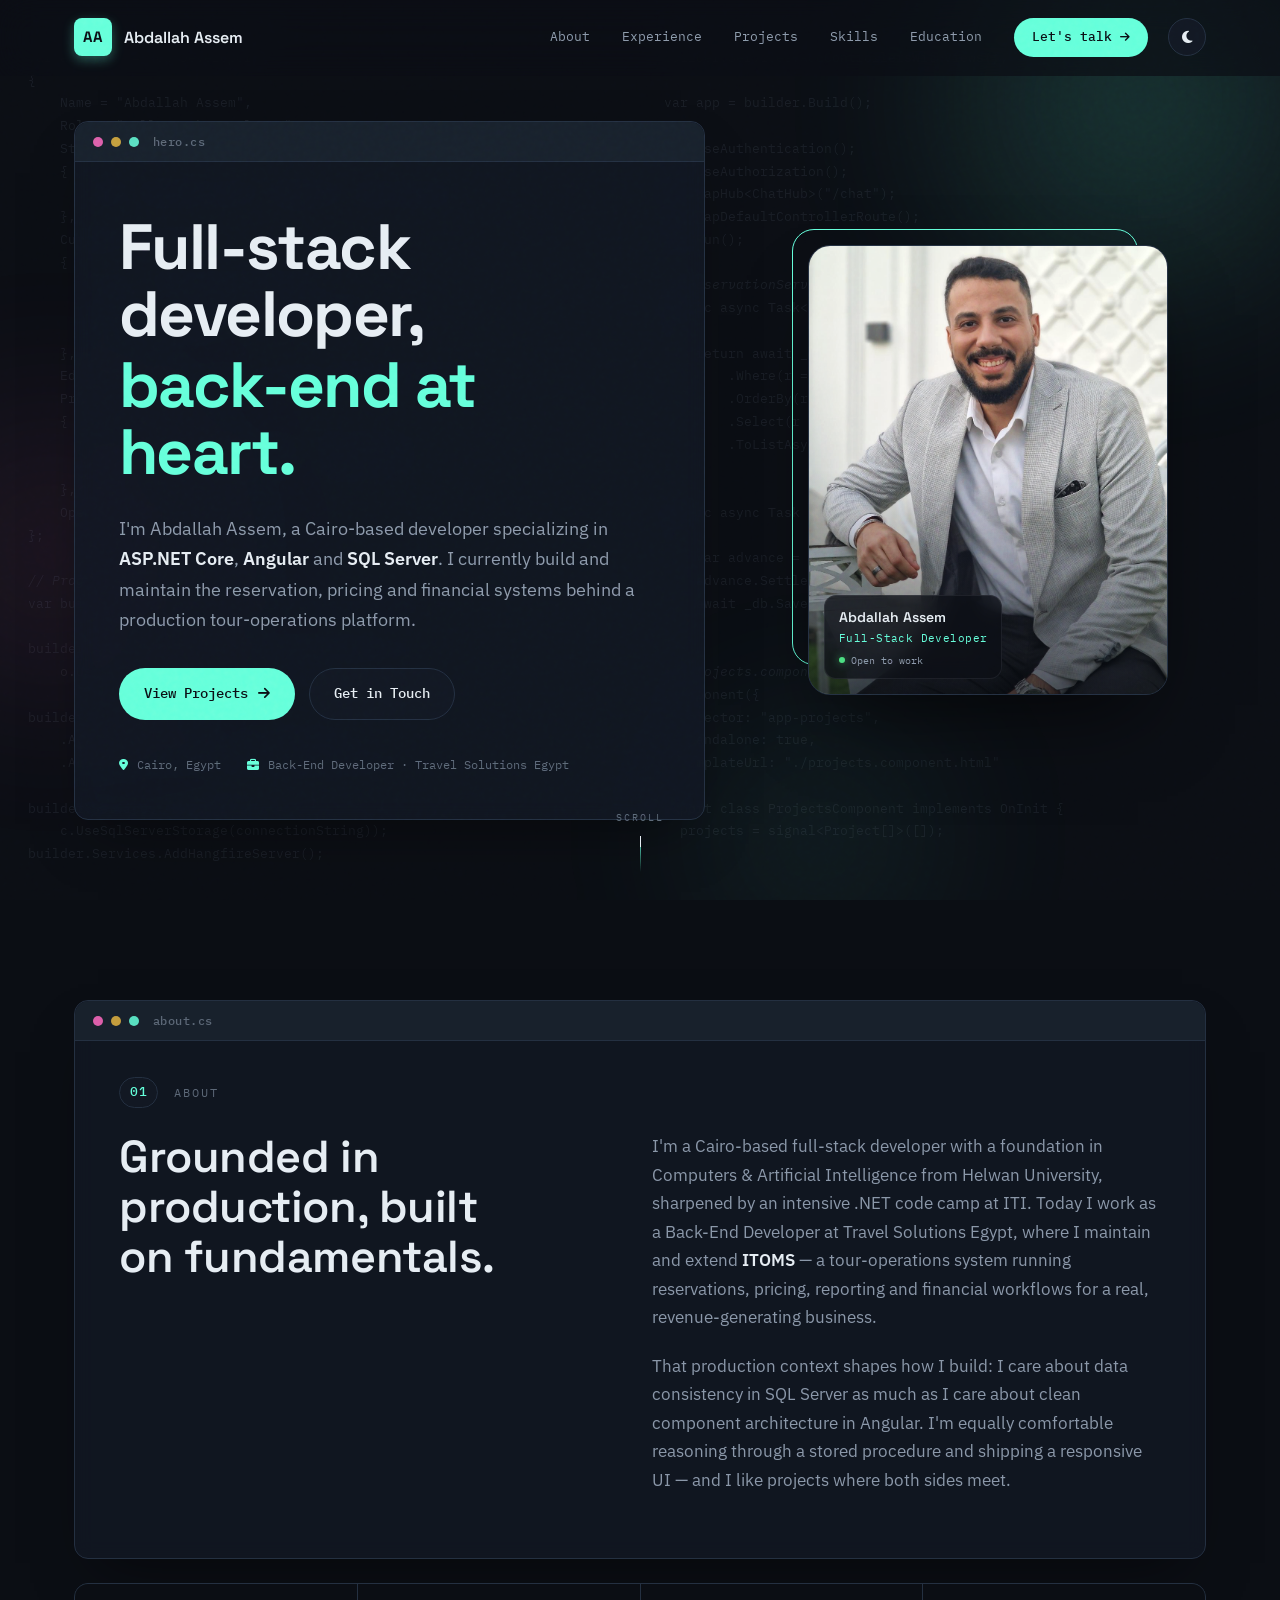
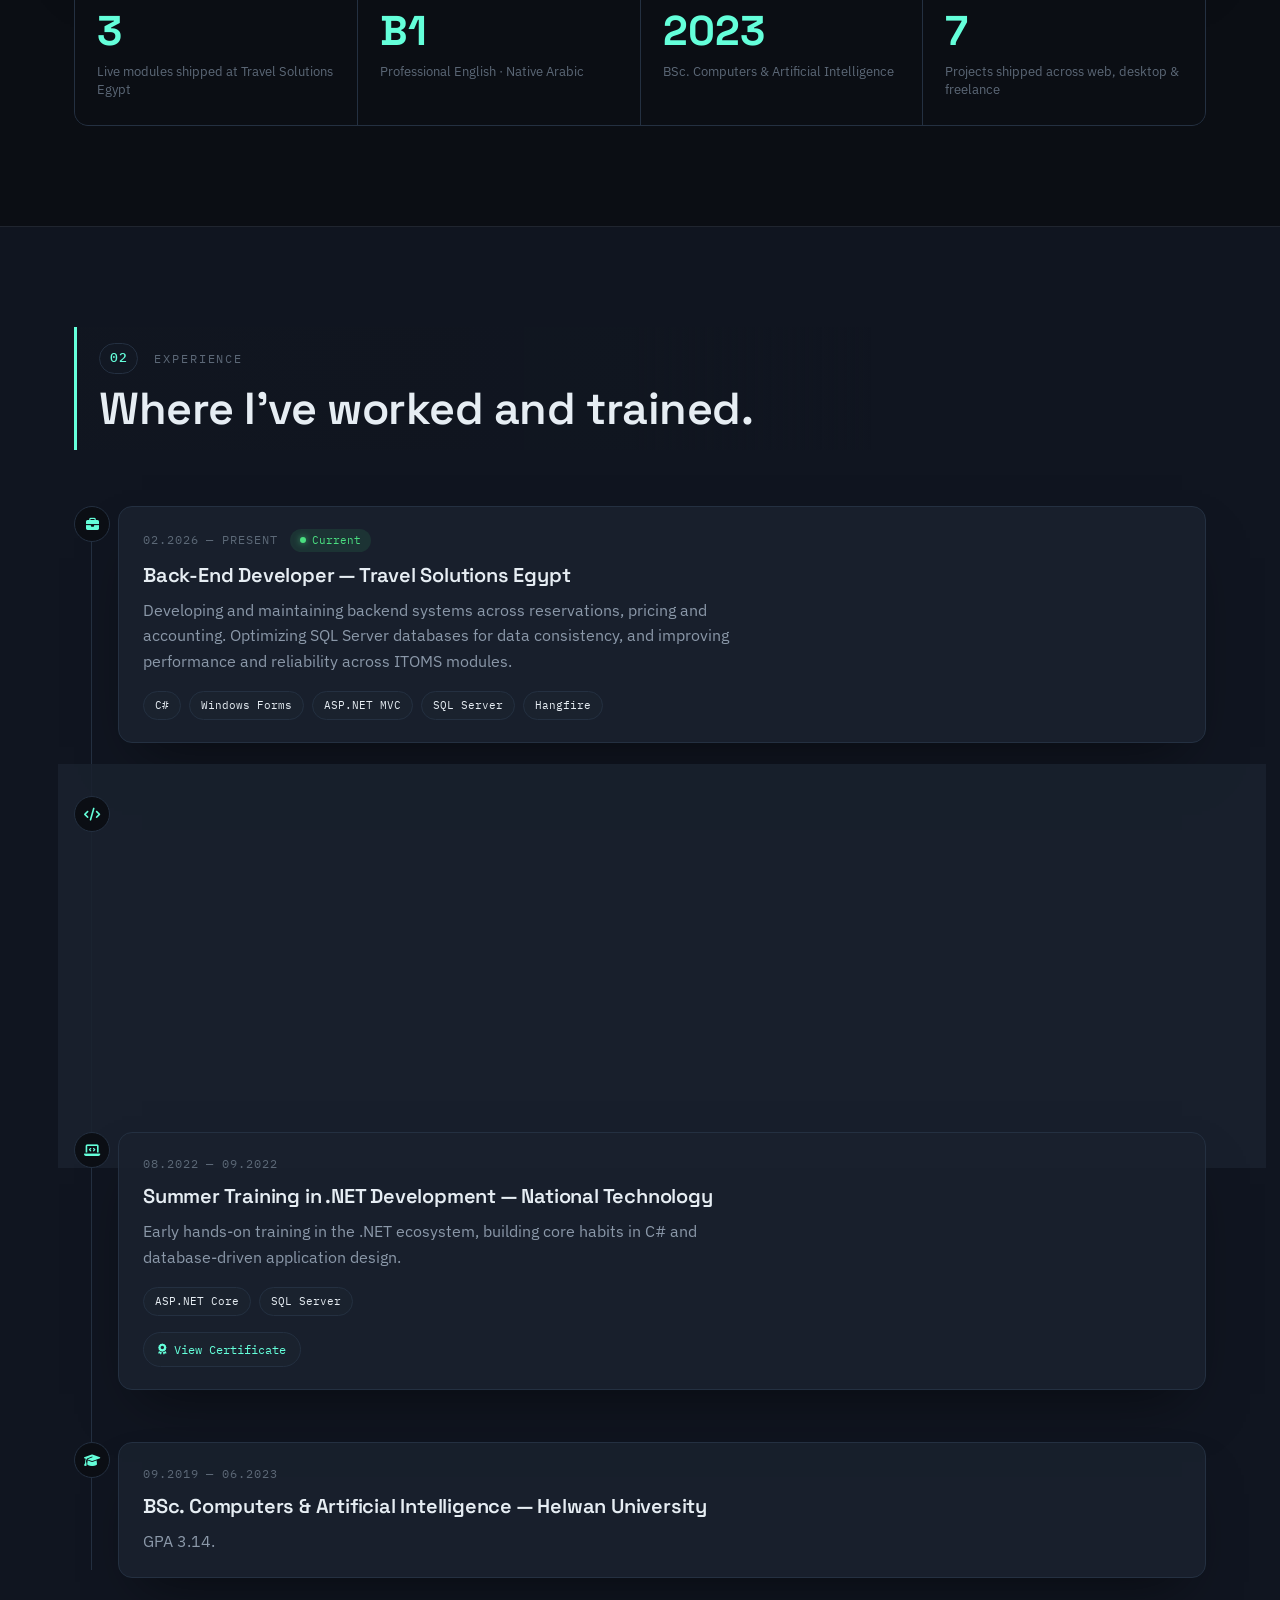
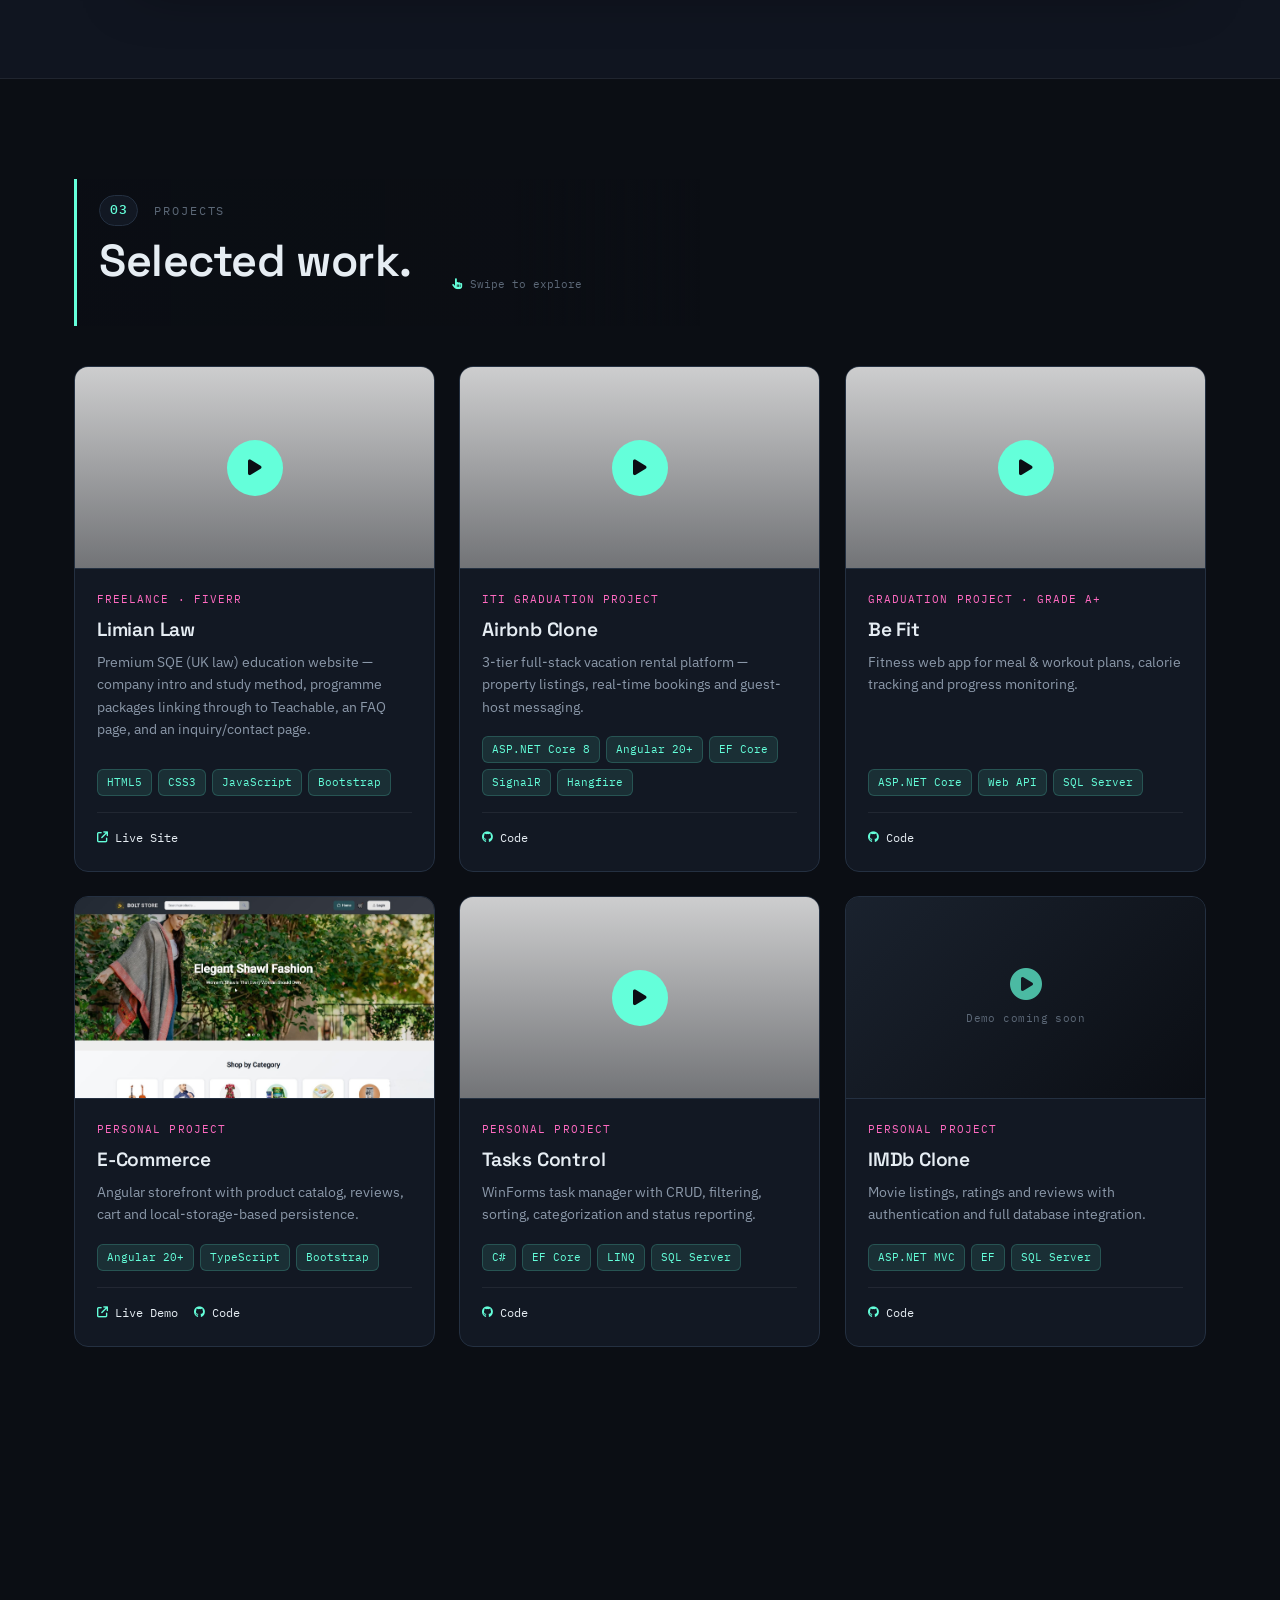
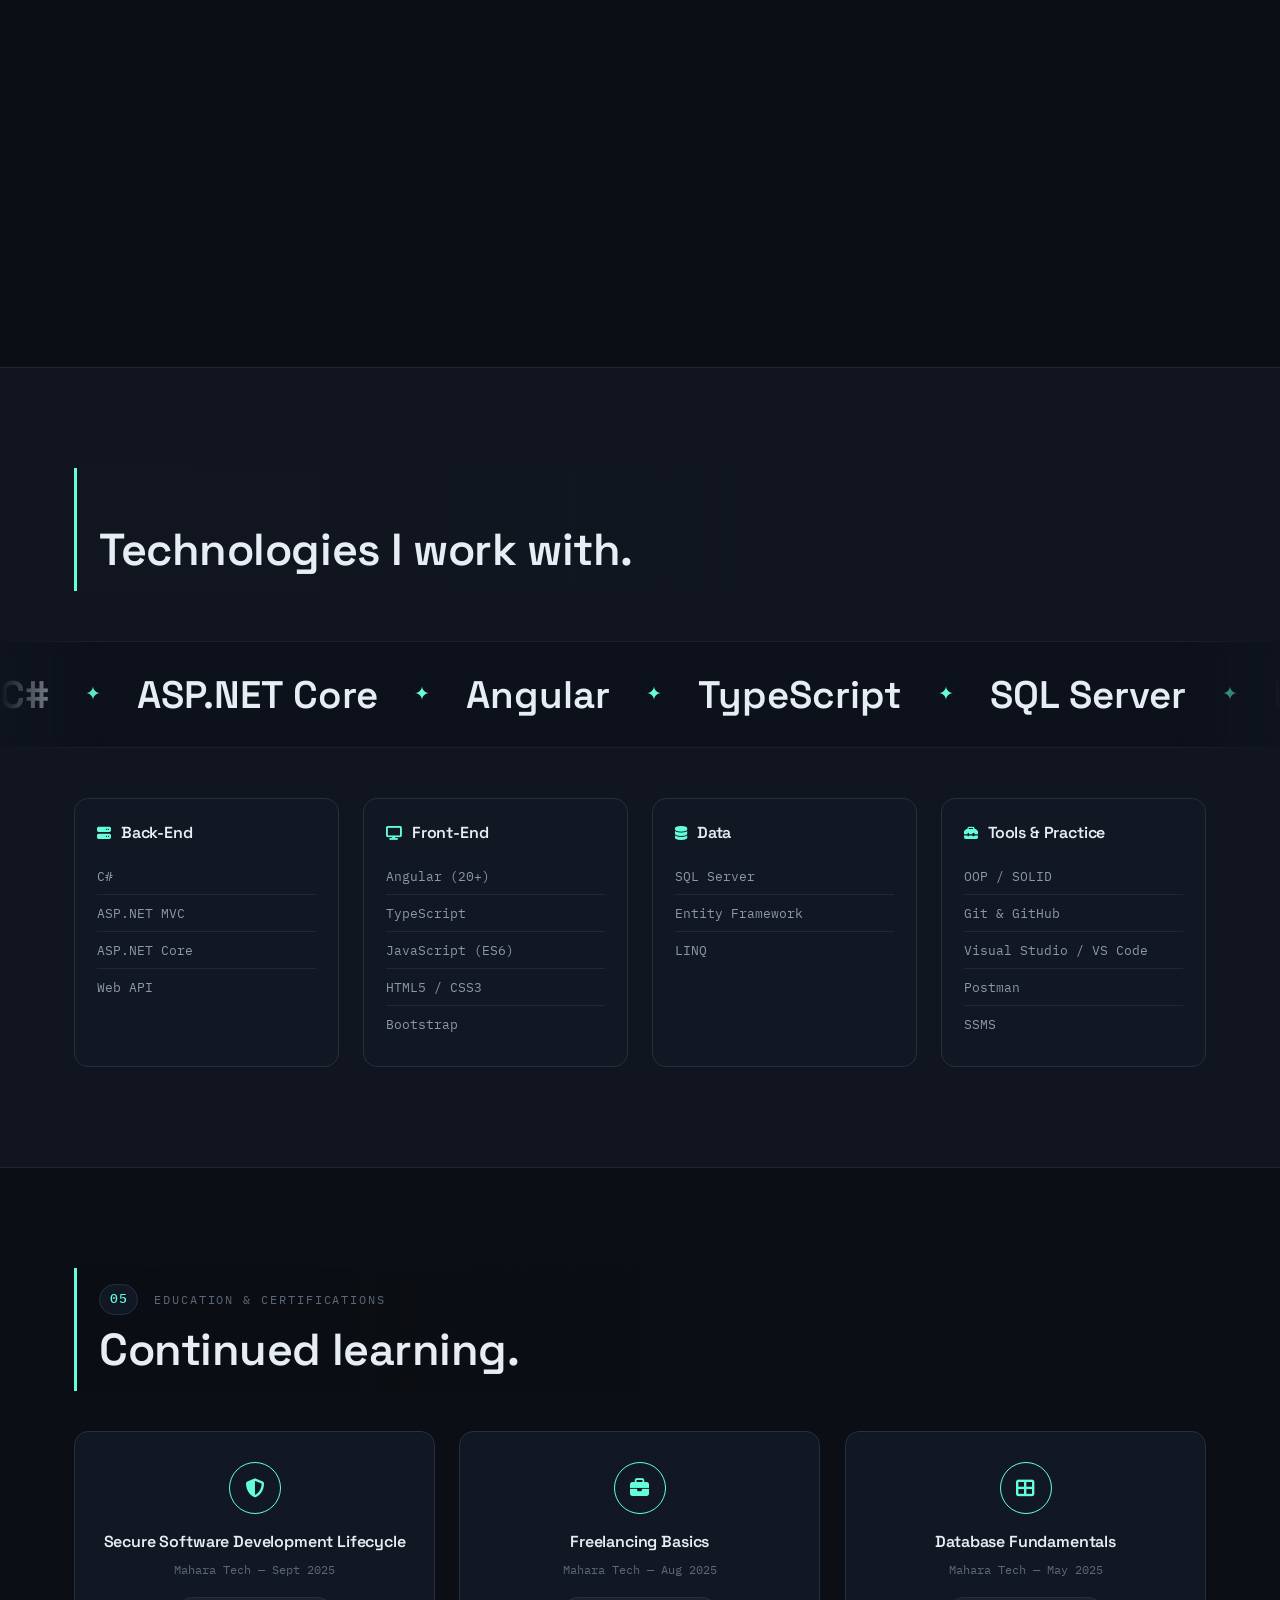
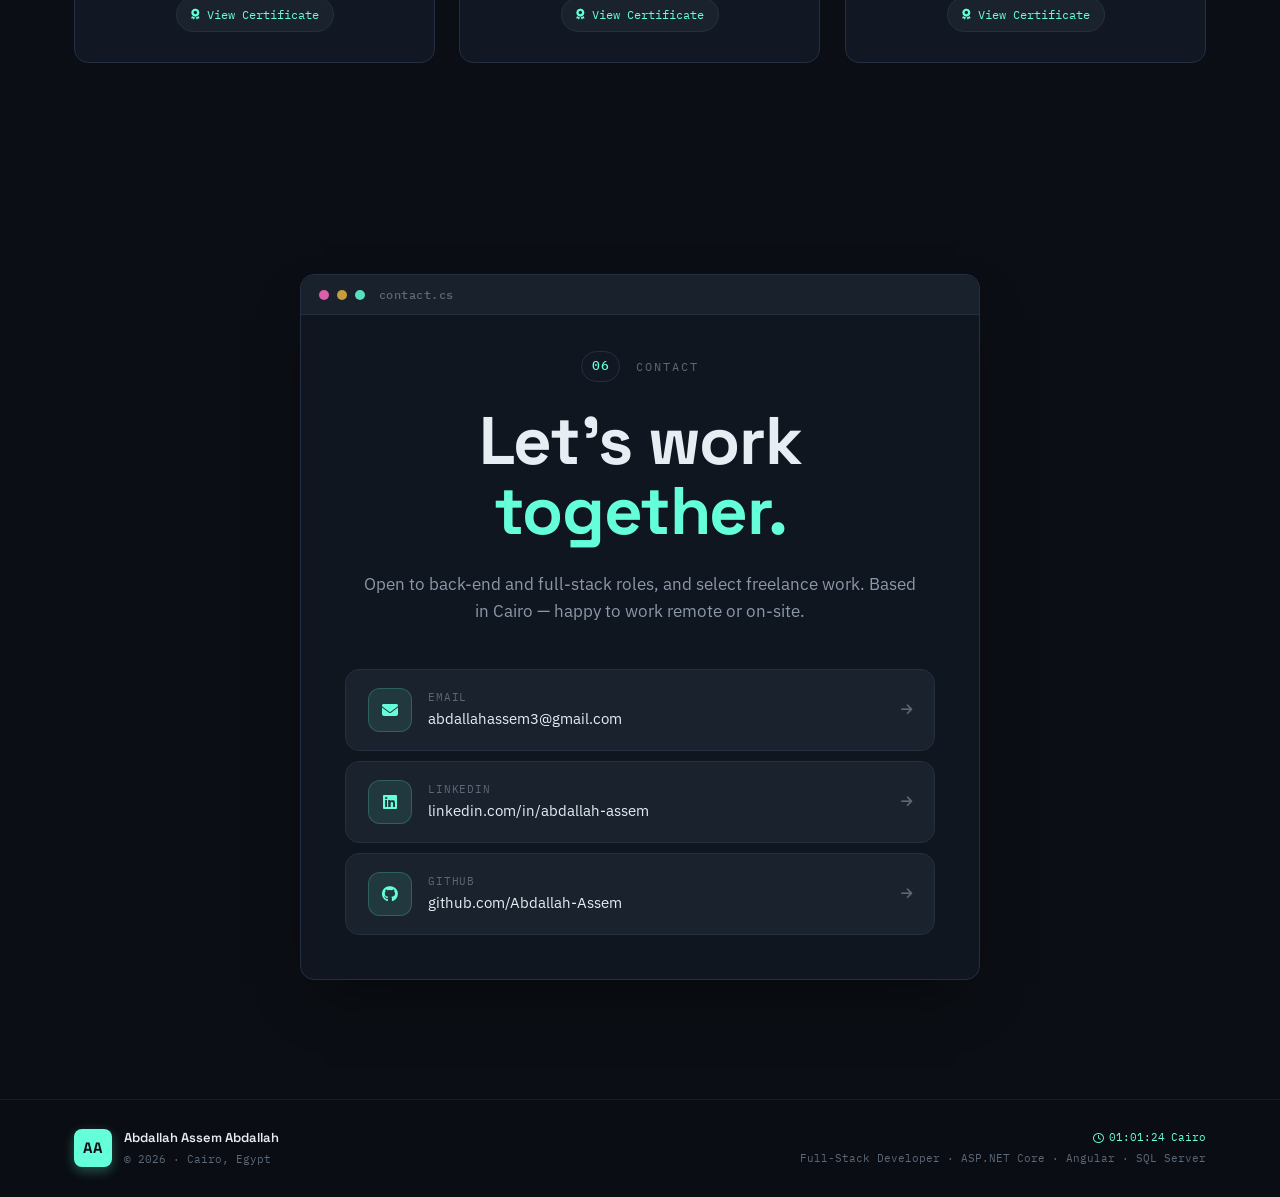
<file: index.html>
<!DOCTYPE html>
<html lang="en">
<head>
<meta charset="UTF-8">
<meta name="viewport" content="width=device-width, initial-scale=1.0, viewport-fit=cover">
<title>Abdallah Assem — Full-Stack Developer</title>
<meta name="description" content="Abdallah Assem — Full-Stack Developer specializing in ASP.NET Core, Angular, and SQL Server. Cairo, Egypt.">

<!-- Prevent theme flash -->
<script>
  (function() {
    const theme = localStorage.getItem('theme') || 'dark';
    document.documentElement.setAttribute('data-theme', theme);
  })();
</script>
<link rel="icon" type="image/png" sizes="32x32" href="sources/favicon.png">
<link rel="preconnect" href="https://fonts.googleapis.com">
<link rel="preconnect" href="https://fonts.gstatic.com" crossorigin>
<link href="https://fonts.googleapis.com/css2?family=Space+Grotesk:wght@400;500;600;700&family=IBM+Plex+Sans:wght@400;500;600&family=IBM+Plex+Mono:wght@400;500;600&display=swap" rel="stylesheet">

<link href="https://cdnjs.cloudflare.com/ajax/libs/bootstrap/5.3.3/css/bootstrap.min.css" rel="stylesheet">
<link rel="stylesheet" href="https://cdnjs.cloudflare.com/ajax/libs/font-awesome/6.5.2/css/all.min.css">

<link rel="stylesheet" href="css/style.css">
</head>
<body>

<!-- Scroll progress -->
<div class="scroll-progress" id="scrollProgress"></div>

<!-- Code-lines background (highlights around the cursor) -->
<div class="code-bg" id="codeBg" aria-hidden="true">
  <pre class="code-layer code-base" id="codeBase"></pre>
  <div class="code-hl-line" id="codeHlLine"></div>
  <pre class="code-layer code-glow" id="codeGlow"></pre>
</div>

<!-- Grain -->
<div class="grain" aria-hidden="true"></div>

<!-- Floating orbs background -->
<div class="bg-orbs" aria-hidden="true">
  <div class="orb orb-a"></div>
  <div class="orb orb-b"></div>
  <div class="orb orb-c"></div>
</div>

<!-- ===== TOP NAV (desktop only) ===== -->
<nav class="top-nav" id="topNav">
  <div class="nav-inner">
    <a href="#top" class="brand" aria-label="Home">
      <span class="brand-mark">AA</span>
      <span class="brand-name">Abdallah Assem</span>
    </a>
    <div class="nav-right">
      <ul class="nav-links">
        <li><a href="#about" data-nav class="nav-link">About</a></li>
        <li><a href="#experience" data-nav class="nav-link">Experience</a></li>
        <li><a href="#projects" data-nav class="nav-link">Projects</a></li>
        <li><a href="#skills" data-nav class="nav-link">Skills</a></li>
        <li><a href="#education" data-nav class="nav-link">Education</a></li>
        <li><a href="#contact" data-nav class="nav-cta">Let's talk <i class="fa-solid fa-arrow-right"></i></a></li>
      </ul>
      <button class="theme-toggle" id="themeToggle" aria-label="Toggle theme">
        <i class="fa-solid fa-moon"></i>
      </button>
    </div>
  </div>
</nav>

<!-- ===== HERO ===== -->
<header class="hero" id="top">
  <div class="container hero-container">
    <div class="hero-text text-box" data-file="hero.cs">
      <h1 class="hero-title">
        <span class="line"><span class="word">Full-stack</span> <span class="word">developer,</span></span>
        <span class="line"><span class="word accent">back-end</span> <span class="word accent">at</span> <span class="word accent">heart.</span></span>
      </h1>

      <p class="hero-sub" data-reveal>
        I'm Abdallah Assem, a Cairo-based developer specializing in
        <strong>ASP.NET Core</strong>, <strong>Angular</strong> and <strong>SQL Server</strong>.
        I currently build and maintain the reservation, pricing and financial systems
        behind a production tour-operations platform.
      </p>

      <div class="hero-cta" data-reveal>
        <a href="#projects" class="btn-primary magnetic">
          <span>View Projects</span>
          <i class="fa-solid fa-arrow-right"></i>
        </a>
        <a href="mailto:abdallahassem3@gmail.com" class="btn-ghost magnetic">
          <span>Get in Touch</span>
        </a>
      </div>

      <div class="hero-meta" data-reveal>
        <div class="meta"><i class="fa-solid fa-location-dot"></i> Cairo, Egypt</div>
        <div class="meta"><i class="fa-solid fa-briefcase"></i> Back-End Developer · Travel Solutions Egypt</div>
      </div>
    </div>

    <div class="hero-photo" data-reveal>
      <div class="photo-stack">
        <div class="photo-deco" aria-hidden="true"></div>
        <div class="photo-frame">
          <img src="sources/MyPhoto.jpeg" alt="Abdallah Assem — Full-Stack Developer">
        </div>
        <div class="photo-tag">
          <span class="pt-name">Abdallah Assem</span>
          <span class="pt-role">Full-Stack Developer</span>
          <span class="pt-status"><span class="status-dot"></span> Open to work</span>
        </div>
      </div>
    </div>
  </div>

  <a href="#about" class="scroll-cue" aria-label="Scroll to About">
    <span>SCROLL</span>
    <div class="scroll-line"></div>
  </a>
</header>

<main>

  <!-- ===== ABOUT ===== -->
  <section class="section" id="about">
    <div class="container">
      <div class="text-box" data-file="about.cs" data-reveal>
      <div class="section-head" data-reveal>
        <span class="section-num">01</span>
        <span class="section-eyebrow">About</span>
      </div>

      <div class="row gy-4 gy-lg-0 align-items-start about-row">
        <div class="col-lg-5" data-reveal>
          <h2 class="section-title">Grounded in production, built on fundamentals.</h2>
        </div>
        <div class="col-lg-6 offset-lg-1" data-reveal>
          <p class="lead-text">
            I'm a Cairo-based full-stack developer with a foundation in Computers &amp; Artificial
            Intelligence from Helwan University, sharpened by an intensive .NET code camp at ITI.
            Today I work as a Back-End Developer at Travel Solutions Egypt, where I maintain and
            extend <strong>ITOMS</strong> — a tour-operations system running reservations, pricing,
            reporting and financial workflows for a real, revenue-generating business.
          </p>
          <p class="lead-text">
            That production context shapes how I build: I care about data consistency in SQL
            Server as much as I care about clean component architecture in Angular. I'm equally
            comfortable reasoning through a stored procedure and shipping a responsive UI —
            and I like projects where both sides meet.
          </p>
        </div>
      </div>
      </div>

      <div class="about-stats" data-reveal>
        <div class="stat-block">
          <span class="stat-num" data-count="3">3</span>
          <span class="stat-label">Live modules shipped at Travel Solutions Egypt</span>
        </div>
        <div class="stat-block">
          <span class="stat-num">B1</span>
          <span class="stat-label">Professional English · Native Arabic</span>
        </div>
        <div class="stat-block">
          <span class="stat-num" data-count="2023">2023</span>
          <span class="stat-label">BSc. Computers &amp; Artificial Intelligence</span>
        </div>
        <div class="stat-block">
          <span class="stat-num" data-count="7">7</span>
          <span class="stat-label">Projects shipped across web, desktop &amp; freelance</span>
        </div>
      </div>
    </div>
  </section>

  <!-- ===== EXPERIENCE ===== -->
  <section class="section section-alt" id="experience">
    <div class="container">
      <div class="text-box text-box-head" data-reveal>
      <div class="section-head" data-reveal>
        <span class="section-num">02</span>
        <span class="section-eyebrow">Experience</span>
      </div>
      <h2 class="section-title" data-reveal>Where I've worked and trained.</h2>
      </div>

      <div class="timeline">
        <div class="timeline-line" aria-hidden="true"></div>

        <div class="tl-item" data-reveal>
          <div class="tl-marker"><i class="fa-solid fa-briefcase"></i></div>
          <div class="tl-content">
            <div class="tl-meta">
              <span class="tl-date">02.2026 — PRESENT</span>
              <span class="tl-tag"><span class="tag-pulse"></span> Current</span>
            </div>
            <h3 class="tl-role">Back-End Developer — Travel Solutions Egypt</h3>
            <p class="tl-desc">
              Developing and maintaining backend systems across reservations, pricing and
              accounting. Optimizing SQL Server databases for data consistency, and improving
              performance and reliability across ITOMS modules.
            </p>
            <div class="tl-tags">
              <span>C#</span><span>Windows Forms</span><span>ASP.NET MVC</span><span>SQL Server</span><span>Hangfire</span>
            </div>
          </div>
        </div>

        <div class="tl-item" data-reveal>
          <div class="tl-marker"><i class="fa-solid fa-code"></i></div>
          <div class="tl-content">
            <div class="tl-meta">
              <span class="tl-date">07.2025 — 12.2025</span>
            </div>
            <h3 class="tl-role">Full-Stack .NET Intensive Code Camp — ITI, Cairo University</h3>
            <p class="tl-desc">
              Full-Stack Developer track using .NET — from OOP and SOLID fundamentals through
              ASP.NET Core, Entity Framework Core and Angular 20+, culminating in a 3-tier
              graduation project.
            </p>
            <div class="tl-tags">
              <span>ASP.NET Core</span><span>Angular</span><span>LINQ</span><span>EF Core</span><span>SignalR</span><span>Hangfire</span>
            </div>
            <div class="tl-links">
              <a href="sources/ITI-Certificate.jpeg" class="cert-link" data-cert-src="sources/ITI-Certificate.jpeg" data-cert-type="image" data-cert-title="ITI — Full-Stack .NET Certificate">
                <i class="fa-solid fa-award"></i> View Certificate
              </a>
            </div>
          </div>
        </div>

        <div class="tl-item" data-reveal>
          <div class="tl-marker"><i class="fa-solid fa-laptop-code"></i></div>
          <div class="tl-content">
            <div class="tl-meta">
              <span class="tl-date">08.2022 — 09.2022</span>
            </div>
            <h3 class="tl-role">Summer Training in .NET Development — National Technology</h3>
            <p class="tl-desc">
              Early hands-on training in the .NET ecosystem, building core habits in C# and
              database-driven application design.
            </p>
            <div class="tl-tags">
              <span>ASP.NET Core</span><span>SQL Server</span>
            </div>
            <div class="tl-links">
              <a href="sources/NT-Certificate.jpg" class="cert-link" data-cert-src="sources/NT-Certificate.jpg" data-cert-type="image" data-cert-title="National Technology — Summer Training Certificate">
                <i class="fa-solid fa-award"></i> View Certificate
              </a>
            </div>
          </div>
        </div>

        <div class="tl-item" data-reveal>
          <div class="tl-marker"><i class="fa-solid fa-graduation-cap"></i></div>
          <div class="tl-content">
            <div class="tl-meta">
              <span class="tl-date">09.2019 — 06.2023</span>
            </div>
            <h3 class="tl-role">BSc. Computers &amp; Artificial Intelligence — Helwan University</h3>
            <p class="tl-desc">GPA 3.14.</p>
          </div>
        </div>
      </div>
    </div>
  </section>

  <!-- ===== PROJECTS ===== -->
  <section class="section" id="projects">
    <div class="container">
      <div class="text-box text-box-head" data-reveal>
      <div class="section-head" data-reveal>
        <span class="section-num">03</span>
        <span class="section-eyebrow">Projects</span>
      </div>
      <div class="projects-head">
        <h2 class="section-title" data-reveal>Selected work.</h2>
        <p class="projects-hint" data-reveal>
          <i class="fa-solid fa-hand-pointer"></i> Swipe to explore
        </p>
      </div>
      </div>

      <div class="projects-track" id="projectsTrack">

        <article class="proj-card" data-reveal>
          <div class="proj-media" data-yt-id="RkNnOeorScQ">
            <div class="proj-media-placeholder">
              <i class="fa-solid fa-circle-play"></i>
              <span>Demo coming soon</span>
            </div>
          </div>
          <div class="proj-body">
            <div class="proj-kicker">Freelance · Fiverr</div>
            <h3 class="proj-title">Limian Law</h3>
            <p class="proj-desc">Premium SQE (UK law) education website — company intro and study method, programme packages linking through to Teachable, an FAQ page, and an inquiry/contact page.</p>
            <div class="proj-stack">
              <span>HTML5</span><span>CSS3</span><span>JavaScript</span><span>Bootstrap</span>
            </div>
            <div class="proj-links">
              <a href="https://limianlaw.com/" target="_blank" rel="noopener"><i class="fa-solid fa-arrow-up-right-from-square"></i> Live Site</a>
            </div>
          </div>
        </article>

        <article class="proj-card" data-reveal>
          <div class="proj-media" data-yt-id="9F6nqly3THQ">
            <div class="proj-media-placeholder">
              <i class="fa-solid fa-circle-play"></i>
              <span>Demo coming soon</span>
            </div>
          </div>
          <div class="proj-body">
            <div class="proj-kicker">ITI Graduation Project</div>
            <h3 class="proj-title">Airbnb Clone</h3>
            <p class="proj-desc">3-tier full-stack vacation rental platform — property listings, real-time bookings and guest-host messaging.</p>
            <div class="proj-stack">
              <span>ASP.NET Core 8</span><span>Angular 20+</span><span>EF Core</span><span>SignalR</span><span>Hangfire</span>
            </div>
            <div class="proj-links">
              <a href="https://github.com/Abdelkarimo/airbnb-clone" target="_blank" rel="noopener"><i class="fa-brands fa-github"></i> Code</a>
            </div>
          </div>
        </article>

        <article class="proj-card" data-reveal>
          <div class="proj-media" data-yt-id="BqmbsqavO48">
            <div class="proj-media-placeholder">
              <i class="fa-solid fa-circle-play"></i>
              <span>Demo coming soon</span>
            </div>
          </div>
          <div class="proj-body">
            <div class="proj-kicker">Graduation Project · Grade A+</div>
            <h3 class="proj-title">Be Fit</h3>
            <p class="proj-desc">Fitness web app for meal &amp; workout plans, calorie tracking and progress monitoring.</p>
            <div class="proj-stack">
              <span>ASP.NET Core</span><span>Web API</span><span>SQL Server</span>
            </div>
            <div class="proj-links">
              <a href="https://github.com/Abdallah-Assem/Be-Fit-GP" target="_blank" rel="noopener"><i class="fa-brands fa-github"></i> Code</a>
            </div>
          </div>
        </article>

        <article class="proj-card" data-reveal>
          <div class="proj-media">
            <img src="sources/ECommerceBanner.jpg" alt="E-Commerce Project Banner" class="proj-media-banner">
          </div>
          <div class="proj-body">
            <div class="proj-kicker">Personal Project</div>
            <h3 class="proj-title">E-Commerce</h3>
            <p class="proj-desc">Angular storefront with product catalog, reviews, cart and local-storage-based persistence.</p>
            <div class="proj-stack">
              <span>Angular 20+</span><span>TypeScript</span><span>Bootstrap</span>
            </div>
            <div class="proj-links">
              <a href="https://angularproject-green.vercel.app/home" target="_blank" rel="noopener"><i class="fa-solid fa-arrow-up-right-from-square"></i> Live Demo</a>
              <a href="https://github.com/AbdelrahmanKhalid710/E-Commerce-AngularFinalProject" target="_blank" rel="noopener"><i class="fa-brands fa-github"></i> Code</a>
            </div>
          </div>
        </article>

        <article class="proj-card" data-reveal>
          <div class="proj-media" data-yt-id="fOjAFEeEX-Y">
            <div class="proj-media-placeholder">
              <i class="fa-solid fa-circle-play"></i>
              <span>Demo coming soon</span>
            </div>
          </div>
          <div class="proj-body">
            <div class="proj-kicker">Personal Project</div>
            <h3 class="proj-title">Tasks Control</h3>
            <p class="proj-desc">WinForms task manager with CRUD, filtering, sorting, categorization and status reporting.</p>
            <div class="proj-stack">
              <span>C#</span><span>EF Core</span><span>LINQ</span><span>SQL Server</span>
            </div>
            <div class="proj-links">
              <a href="https://github.com/Abdallah-Assem/Tasks-Control" target="_blank" rel="noopener"><i class="fa-brands fa-github"></i> Code</a>
            </div>
          </div>
        </article>

        <article class="proj-card" data-reveal>
          <div class="proj-media" data-yt-id="">
            <div class="proj-media-placeholder">
              <i class="fa-solid fa-circle-play"></i>
              <span>Demo coming soon</span>
            </div>
          </div>
          <div class="proj-body">
            <div class="proj-kicker">Personal Project</div>
            <h3 class="proj-title">IMDb Clone</h3>
            <p class="proj-desc">Movie listings, ratings and reviews with authentication and full database integration.</p>
            <div class="proj-stack">
              <span>ASP.NET MVC</span><span>EF</span><span>SQL Server</span>
            </div>
            <div class="proj-links">
              <a href="https://github.com/Abdallah-Assem/IMDB-2022" target="_blank" rel="noopener"><i class="fa-brands fa-github"></i> Code</a>
            </div>
          </div>
        </article>

        <article class="proj-card" data-reveal>
          <div class="proj-media" data-yt-id="4smqBEf1rzY">
            <div class="proj-media-placeholder">
              <i class="fa-solid fa-circle-play"></i>
              <span>Demo coming soon</span>
            </div>
          </div>
          <div class="proj-body">
            <div class="proj-kicker">Personal Project</div>
            <h3 class="proj-title">Avengers Memory Game</h3>
            <p class="proj-desc">Interactive memory card game with DOM manipulation, event handling and game-state management — responsive gameplay with animated card reveals.</p>
            <div class="proj-stack">
              <span>TypeScript</span><span>HTML</span><span>CSS</span>
            </div>
            <div class="proj-links">
              <a href="https://abdallah-assem.github.io/Avengers-Memory-Game/" target="_blank" rel="noopener"><i class="fa-solid fa-arrow-up-right-from-square"></i> Live Demo</a>
              <a href="https://github.com/Abdallah-Assem/Avengers-Memory-Game" target="_blank" rel="noopener"><i class="fa-brands fa-github"></i> Code</a>
            </div>
          </div>
        </article>

      </div>
    </div>
  </section>

  <!-- ===== SKILLS ===== -->
  <section class="section section-alt" id="skills">
    <div class="container">
      <div class="text-box text-box-head" data-reveal>
      <div class="section-head" data-reveal>
        <span class="section-num">04</span>
        <span class="section-eyebrow">Skills</span>
      </div>
      <h2 class="section-title" data-reveal>Technologies I work with.</h2>
      </div>
    </div>

    <!-- Marquee ticker -->
    <div class="marquee" data-reveal aria-hidden="true">
      <div class="marquee-track">
        <span>C#</span><span class="sep">✦</span>
        <span>ASP.NET Core</span><span class="sep">✦</span>
        <span>Angular</span><span class="sep">✦</span>
        <span>TypeScript</span><span class="sep">✦</span>
        <span>SQL Server</span><span class="sep">✦</span>
        <span>EF Core</span><span class="sep">✦</span>
        <span>SignalR</span><span class="sep">✦</span>
        <span>Hangfire</span><span class="sep">✦</span>
        <span>LINQ</span><span class="sep">✦</span>
        <span>Bootstrap</span><span class="sep">✦</span>
      </div>
      <div class="marquee-track" aria-hidden="true">
        <span>C#</span><span class="sep">✦</span>
        <span>ASP.NET Core</span><span class="sep">✦</span>
        <span>Angular</span><span class="sep">✦</span>
        <span>TypeScript</span><span class="sep">✦</span>
        <span>SQL Server</span><span class="sep">✦</span>
        <span>EF Core</span><span class="sep">✦</span>
        <span>SignalR</span><span class="sep">✦</span>
        <span>Hangfire</span><span class="sep">✦</span>
        <span>LINQ</span><span class="sep">✦</span>
        <span>Bootstrap</span><span class="sep">✦</span>
      </div>
    </div>

    <div class="container">
      <div class="row g-3 g-md-4">
        <div class="col-6 col-lg-3" data-reveal>
          <div class="skill-card">
            <h3 class="skill-title"><i class="fa-solid fa-server"></i> Back-End</h3>
            <ul class="skill-list">
              <li>C#</li><li>ASP.NET MVC</li><li>ASP.NET Core</li><li>Web API</li>
            </ul>
          </div>
        </div>
        <div class="col-6 col-lg-3" data-reveal>
          <div class="skill-card">
            <h3 class="skill-title"><i class="fa-solid fa-display"></i> Front-End</h3>
            <ul class="skill-list">
              <li>Angular (20+)</li><li>TypeScript</li><li>JavaScript (ES6)</li><li>HTML5 / CSS3</li><li>Bootstrap</li>
            </ul>
          </div>
        </div>
        <div class="col-6 col-lg-3" data-reveal>
          <div class="skill-card">
            <h3 class="skill-title"><i class="fa-solid fa-database"></i> Data</h3>
            <ul class="skill-list">
              <li>SQL Server</li><li>Entity Framework</li><li>LINQ</li>
            </ul>
          </div>
        </div>
        <div class="col-6 col-lg-3" data-reveal>
          <div class="skill-card">
            <h3 class="skill-title"><i class="fa-solid fa-toolbox"></i> Tools &amp; Practice</h3>
            <ul class="skill-list">
              <li>OOP / SOLID</li><li>Git &amp; GitHub</li><li>Visual Studio / VS Code</li><li>Postman</li><li>SSMS</li>
            </ul>
          </div>
        </div>
      </div>
    </div>
  </section>

  <!-- ===== EDUCATION / CERTS ===== -->
  <section class="section" id="education">
    <div class="container">
      <div class="text-box text-box-head" data-reveal>
      <div class="section-head" data-reveal>
        <span class="section-num">05</span>
        <span class="section-eyebrow">Education &amp; Certifications</span>
      </div>
      <h2 class="section-title" data-reveal>Continued learning.</h2>
      </div>

      <div class="row g-3 g-md-4">
        <div class="col-md-4" data-reveal>
          <div class="cert-card">
            <div class="cert-icon"><i class="fa-solid fa-shield-halved"></i></div>
            <h3>Secure Software Development Lifecycle</h3>
            <p>Mahara Tech — Sept 2025</p>
            <a href="sources/Secure Software Development Lifecycle(SSDLC)_Certificate.pdf" class="cert-link" data-cert-src="sources/Secure Software Development Lifecycle(SSDLC)_Certificate.pdf" data-cert-type="pdf" data-cert-title="Secure Software Development Lifecycle (SSDLC) Certificate">
              <i class="fa-solid fa-award"></i> View Certificate
            </a>
          </div>
        </div>
        <div class="col-md-4" data-reveal>
          <div class="cert-card">
            <div class="cert-icon"><i class="fa-solid fa-briefcase"></i></div>
            <h3>Freelancing Basics</h3>
            <p>Mahara Tech — Aug 2025</p>
            <a href="sources/Freelancing Basics-Certificate.pdf" class="cert-link" data-cert-src="sources/Freelancing Basics-Certificate.pdf" data-cert-type="pdf" data-cert-title="Freelancing Basics Certificate">
              <i class="fa-solid fa-award"></i> View Certificate
            </a>
          </div>
        </div>
        <div class="col-md-4" data-reveal>
          <div class="cert-card">
            <div class="cert-icon"><i class="fa-solid fa-table-cells-large"></i></div>
            <h3>Database Fundamentals</h3>
            <p>Mahara Tech — May 2025</p>
            <a href="sources/DatabaseFundamentals(Mahara-Tech)_Certificate_En.pdf" class="cert-link" data-cert-src="sources/DatabaseFundamentals(Mahara-Tech)_Certificate_En.pdf" data-cert-type="pdf" data-cert-title="Database Fundamentals Certificate">
              <i class="fa-solid fa-award"></i> View Certificate
            </a>
          </div>
        </div>
      </div>
    </div>
  </section>

  <!-- ===== CONTACT ===== -->
  <section class="section contact-section" id="contact">
    <div class="container">
      <div class="contact-inner text-box" data-file="contact.cs" data-reveal>
        <div class="section-head section-head-center">
          <span class="section-num">06</span>
          <span class="section-eyebrow">Contact</span>
        </div>
        <h2 class="contact-title">Let's work<br><span class="accent">together.</span></h2>
        <p class="section-intro">
          Open to back-end and full-stack roles, and select freelance work.
          Based in Cairo — happy to work remote or on-site.
        </p>

        <div class="contact-links">
          <a href="mailto:abdallahassem3@gmail.com" class="contact-link magnetic">
            <span class="cl-icon"><i class="fa-solid fa-envelope"></i></span>
            <span class="cl-text">
              <span class="cl-label">Email</span>
              <span class="cl-value">abdallahassem3@gmail.com</span>
            </span>
            <i class="fa-solid fa-arrow-right cl-arrow"></i>
          </a>
          
          <a href="https://www.linkedin.com/in/abdallah-assem" target="_blank" rel="noopener" class="contact-link magnetic">
            <span class="cl-icon"><i class="fa-brands fa-linkedin"></i></span>
            <span class="cl-text">
              <span class="cl-label">LinkedIn</span>
              <span class="cl-value">linkedin.com/in/abdallah-assem</span>
            </span>
            <i class="fa-solid fa-arrow-right cl-arrow"></i>
          </a>
          <a href="https://github.com/Abdallah-Assem" target="_blank" rel="noopener" class="contact-link magnetic">
            <span class="cl-icon"><i class="fa-brands fa-github"></i></span>
            <span class="cl-text">
              <span class="cl-label">GitHub</span>
              <span class="cl-value">github.com/Abdallah-Assem</span>
            </span>
            <i class="fa-solid fa-arrow-right cl-arrow"></i>
          </a>
        </div>
      </div>
    </div>
  </section>

</main>

<footer class="site-footer">
  <div class="container footer-inner">
    <div class="footer-brand">
      <span class="brand-mark">AA</span>
      <div class="footer-text">
        <span class="ft-1">Abdallah Assem Abdallah</span>
        <span class="ft-2">© <span id="year"></span> · Cairo, Egypt</span>
      </div>
    </div>
    <div class="footer-meta">
      <span class="ft-clock"><i class="fa-regular fa-clock"></i> <span id="liveClock">--:--:--</span> Cairo</span>
      <span class="ft-tag">Full-Stack Developer · ASP.NET Core · Angular · SQL Server</span>
    </div>
  </div>
</footer>

<!-- ===== MOBILE BOTTOM NAV ===== -->
<nav class="mobile-nav" id="mobileNav" aria-label="Primary">
  <a href="#top" class="mobile-tab" data-nav data-nav-target="top">
    <i class="fa-solid fa-house"></i><span>Home</span>
  </a>
  <a href="#about" class="mobile-tab" data-nav data-nav-target="about">
    <i class="fa-solid fa-user"></i><span>About</span>
  </a>
  <a href="#projects" class="mobile-tab" data-nav data-nav-target="projects">
    <i class="fa-solid fa-folder-open"></i><span>Work</span>
  </a>
  <a href="#skills" class="mobile-tab" data-nav data-nav-target="skills">
    <i class="fa-solid fa-code"></i><span>Skills</span>
  </a>
  <a href="#contact" class="mobile-tab" data-nav data-nav-target="contact">
    <i class="fa-solid fa-paper-plane"></i><span>Contact</span>
  </a>
  <button class="mobile-tab theme-toggle-mobile" id="mobileThemeToggle" aria-label="Toggle theme">
    <i class="fa-solid fa-moon"></i><span>Theme</span>
  </button>
</nav>

<button id="backToTop" class="back-to-top" aria-label="Back to top"><i class="fa-solid fa-arrow-up"></i></button>

<!-- ===== CERTIFICATE LIGHTBOX ===== -->
<div class="cert-modal" id="certModal" aria-hidden="true">
  <div class="cert-modal-backdrop" data-cert-close></div>
  <div class="cert-modal-dialog" role="dialog" aria-modal="true" aria-labelledby="certModalTitle">
    <div class="cert-modal-head">
      <span id="certModalTitle" class="cert-modal-title"></span>
      <div class="cert-modal-actions">
        <a id="certModalDownload" class="cert-modal-download" href="#" target="_blank" rel="noopener" download>
          <i class="fa-solid fa-arrow-up-right-from-square"></i> Open Original
        </a>
        <button class="cert-modal-close" data-cert-close aria-label="Close certificate viewer"><i class="fa-solid fa-xmark"></i></button>
      </div>
    </div>
    <div class="cert-modal-body" id="certModalBody"></div>
  </div>
</div>

<script src="https://cdnjs.cloudflare.com/ajax/libs/bootstrap/5.3.3/js/bootstrap.bundle.min.js"></script>
<script src="js/script.js"></script>
</body>
</html>
</file>
<file: css/style.css>
/* =========================================================
   TOKENS & THEMES
   ========================================================= */
:root {
  /* Dark Theme (Default) */
  --bg:          #0B0E14;
  --surface:     #121823;
  --surface-2:   #1A222E;
  --surface-3:   #222C3A;
  --accent:      #64FFDA;
  --accent-rgb:  100, 255, 218;
  --accent-2:    #FF6AC1;
  --accent-2-rgb:255, 106, 193;
  --ink-hi:      #E6EDF3;
  --ink-mid:     #8B98A9;
  --ink-dim:     #5C6877;
  --line:        #243041;
  --line-soft:   rgba(230, 237, 243, 0.07);

  --font-display:"Space Grotesk", sans-serif;
  --font-body:   "IBM Plex Sans", sans-serif;
  --font-mono:   "IBM Plex Mono", monospace;

  --r-sm: 8px;
  --r-md: 14px;
  --r-lg: 22px;
  --r-xl: 32px;

  --ease-out:    cubic-bezier(0.16, 1, 0.3, 1);
  --ease-spring: cubic-bezier(0.34, 1.56, 0.64, 1);
  --ease-soft:   cubic-bezier(0.4, 0, 0.2, 1);

  --container-w: 1180px;
  --nav-h: 64px;
  --bottom-nav-h: 68px;
  
  --shadow-card: 0 28px 56px -24px rgba(0, 0, 0, 0.5);
}

[data-theme="light"] {
  /* Light Theme */
  --bg:          #F0F2F5;
  --surface:     #FFFFFF;
  --surface-2:   #F5F7F9;
  --surface-3:   #ECEEF1;
  --accent:      #00A884;
  --accent-rgb:  0, 168, 132;
  --accent-2:    #D63384;
  --accent-2-rgb:214, 51, 132;
  --ink-hi:      #0B0E14;
  --ink-mid:     #4A5568;
  --ink-dim:     #718096;
  --line:        #D1D9E0;
  --line-soft:   rgba(11, 14, 20, 0.08);

  --shadow-card: 0 20px 40px -20px rgba(0, 0, 0, 0.15);
}

* { box-sizing: border-box; }
html { scroll-behavior: smooth; scroll-padding-top: 80px; }
body {
  background: var(--bg);
  color: var(--ink-mid);
  font-family: var(--font-body);
  font-size: 16px;
  line-height: 1.6;
  overflow-x: hidden;
  -webkit-font-smoothing: antialiased;
  text-rendering: optimizeLegibility;
  transition: background 0.4s ease, color 0.4s ease;
}

@media (prefers-reduced-motion: reduce) {
  html { scroll-behavior: auto; }
  *, *::before, *::after {
    animation-duration: 0.01ms !important;
    animation-iteration-count: 1 !important;
    transition-duration: 0.01ms !important;
    scroll-behavior: auto !important;
  }
}

.container { max-width: var(--container-w); margin: 0 auto; padding: 0 24px; }
a { text-decoration: none; color: inherit; }
ul { list-style: none; margin: 0; padding: 0; }
::selection { background: var(--accent); color: var(--bg); }
img { max-width: 100%; display: block; }

/* =========================================================
   VIEW TRANSITION API (Theme Toggle Animation)
   ========================================================= */
::view-transition-old(root),
::view-transition-new(root) {
  animation: none;
  mix-blend-mode: normal;
}

/* =========================================================
   BACKGROUND FX
   ========================================================= */
/* ---- Code-lines background ---- */
.code-bg {
  position: fixed; inset: 0; z-index: 0;
  pointer-events: none; overflow: hidden;
  --cx: -999px; --cy: -999px; --hl-y: -999px;
}
.code-layer {
  position: absolute; inset: 0; margin: 0;
  padding: 24px 28px;
  font: 400 13px/1.75 var(--font-mono);
  white-space: pre; overflow: hidden;
  column-width: 560px; column-gap: 48px; column-fill: auto;
  background: none; border: 0; border-radius: 0;
  -webkit-user-select: none; user-select: none;
}
/* dim base layer: always visible */
.code-base { color: var(--ink-dim); opacity: 0.17; }
.code-base span { color: inherit; }
[data-theme="light"] .code-base { opacity: 0.26; }

/* bright layer: syntax-coloured, only visible inside a soft circle around the cursor */
.code-glow {
  opacity: 0; transition: opacity 0.35s var(--ease-soft);
  -webkit-mask-image: radial-gradient(circle 200px at var(--cx) var(--cy), #000 0%, rgba(0,0,0,0.55) 45%, transparent 100%);
          mask-image: radial-gradient(circle 200px at var(--cx) var(--cy), #000 0%, rgba(0,0,0,0.55) 45%, transparent 100%);
  color: var(--ink-mid);
}
.code-bg.is-active .code-glow { opacity: 0.8; }
[data-theme="light"] .code-bg.is-active .code-glow { opacity: 0.95; }
.tk-k { color: var(--accent-2); }
.tk-s { color: var(--accent); }
.tk-t { color: var(--ink-hi); }
.tk-n { color: var(--accent-2); }
.tk-c { color: var(--ink-dim); font-style: italic; }

/* editor-style "current line" band that snaps to the line under the cursor */
.code-hl-line {
  position: absolute; left: 0; right: 0; top: 0; height: 22px;
  transform: translateY(var(--hl-y));
  background: rgba(var(--accent-rgb), 0.07);
  opacity: 0; transition: opacity 0.35s var(--ease-soft);
  -webkit-mask-image: radial-gradient(ellipse 420px 100% at var(--cx) 50%, #000, transparent);
          mask-image: radial-gradient(ellipse 420px 100% at var(--cx) 50%, #000, transparent);
}
.code-bg.is-active .code-hl-line { opacity: 1; }

@media (max-width: 768px) {
  .code-layer { font-size: 11px; padding: 18px 16px; }
}
@media (prefers-reduced-motion: reduce) {
  .code-glow, .code-hl-line { transition: none; }
}

.grain {
  position: fixed; inset: 0; pointer-events: none; z-index: 998;
  opacity: 0.25; mix-blend-mode: overlay;
  background-image: url("data:image/svg+xml,%3Csvg viewBox='0 0 200 200' xmlns='http://www.w3.org/2000/svg'%3E%3Cfilter id='n'%3E%3CfeTurbulence type='fractalNoise' baseFrequency='0.85' numOctaves='3'/%3E%3C/filter%3E%3Crect width='100%25' height='100%25' filter='url(%23n)' opacity='0.55'/%3E%3C/svg%3E");
}
[data-theme="light"] .grain { opacity: 0.1; mix-blend-mode: multiply; }

.scroll-progress {
  position: fixed; top: 0; left: 0; height: 2px; width: 0%;
  z-index: 1100; background: linear-gradient(90deg, var(--accent), var(--accent-2));
  transition: width 0.1s linear;
}

.bg-orbs { position: fixed; inset: 0; pointer-events: none; z-index: 0; overflow: hidden; }
.orb { position: absolute; border-radius: 50%; filter: blur(90px); opacity: 0.4; transition: opacity 0.4s; }
[data-theme="light"] .orb { opacity: 0.25; }

.orb-a {
  width: 520px; height: 520px;
  background: radial-gradient(circle, rgba(var(--accent-rgb), 0.55), transparent 70%);
  top: -160px; right: -120px;
  animation: orb-1 22s ease-in-out infinite;
}
.orb-b {
  width: 420px; height: 420px;
  background: radial-gradient(circle, rgba(var(--accent-2-rgb), 0.32), transparent 70%);
  top: 38%; left: -160px;
  animation: orb-2 28s ease-in-out infinite;
}
.orb-c {
  width: 360px; height: 360px;
  background: radial-gradient(circle, rgba(var(--accent-rgb), 0.28), transparent 70%);
  bottom: -120px; right: 22%;
  animation: orb-3 32s ease-in-out infinite;
}
@keyframes orb-1 { 0%,100% { transform: translate(0,0) scale(1); } 50% { transform: translate(-70px, 90px) scale(1.1); } }
@keyframes orb-2 { 0%,100% { transform: translate(0,0) scale(1); } 50% { transform: translate(90px, -70px) scale(1.15); } }
@keyframes orb-3 { 0%,100% { transform: translate(0,0) scale(1); } 50% { transform: translate(-60px, -60px) scale(1.05); } }
@media (prefers-reduced-motion: reduce) { .orb { animation: none; } }

/* =========================================================
   SCROLLBAR
   ========================================================= */
html { scrollbar-color: var(--accent) var(--bg); scrollbar-width: thin; }
::-webkit-scrollbar { width: 9px; height: 9px; }
::-webkit-scrollbar-track { background: var(--bg); }
::-webkit-scrollbar-thumb { background: var(--line); border-radius: 100px; }
::-webkit-scrollbar-thumb:hover { background: var(--accent); }

/* =========================================================
   TYPOGRAPHY
   ========================================================= */
h1, h2, h3 { font-family: var(--font-display); color: var(--ink-hi); margin: 0; letter-spacing: -0.01em; }

.section-head {
  display: flex; align-items: center; gap: 16px;
  margin-bottom: 24px;
}
.section-head-center { justify-content: center; }
.section-num {
  font-family: var(--font-mono); font-size: 13px; font-weight: 500;
  color: var(--accent);
  border: 1px solid var(--line);
  background: var(--surface);
  padding: 4px 10px; border-radius: 100px;
  letter-spacing: 0.04em;
}
.section-eyebrow {
  font-family: var(--font-mono); font-size: 12px;
  letter-spacing: 0.16em; text-transform: uppercase;
  color: var(--ink-dim);
}
.section-title {
  font-size: clamp(1.85rem, 4.2vw, 2.8rem);
  font-weight: 600; line-height: 1.12;
  margin-bottom: 24px;
}
.section-intro {
  font-size: 1.05rem; color: var(--ink-mid);
  max-width: 560px; margin: 0 auto 40px;
}
.lead-text { font-size: 1.05rem; color: var(--ink-mid); margin-bottom: 20px; line-height: 1.7; }
.lead-text strong { color: var(--ink-hi); font-weight: 600; }
.accent { color: var(--accent); }

/* =========================================================
   TOP NAV (desktop)
   ========================================================= */
.top-nav {
  position: fixed; top: 0; left: 0; right: 0; z-index: 900;
  background: rgba(11, 14, 20, 0.7);
  backdrop-filter: blur(18px);
  -webkit-backdrop-filter: blur(18px);
  border-bottom: 1px solid transparent;
  transition: border-color 0.35s, background 0.35s;
}
[data-theme="light"] .top-nav { background: rgba(240, 242, 245, 0.75); }
.top-nav.scrolled { border-bottom-color: var(--line-soft); background: rgba(11, 14, 20, 0.85); }
[data-theme="light"] .top-nav.scrolled { background: rgba(240, 242, 245, 0.9); }

.nav-inner {
  max-width: var(--container-w); margin: 0 auto;
  padding: 18px 24px;
  display: flex; align-items: center; justify-content: space-between;
}
.brand { display: flex; align-items: center; gap: 12px; }
.brand-mark {
  width: 38px; height: 38px;
  border-radius: 8px;
  display: flex; align-items: center; justify-content: center;
  font-family: var(--font-display); font-size: 15px; font-weight: 700;
  color: var(--bg); background: var(--accent);
  letter-spacing: 0.02em;
  transition: transform 0.4s var(--ease-spring);
  box-shadow: 0 4px 12px rgba(var(--accent-rgb), 0.3);
}
.brand:hover .brand-mark { transform: rotate(-8deg) scale(1.06); }
.brand-name {
  font-family: var(--font-display); font-weight: 600;
  color: var(--ink-hi); font-size: 16px;
}

.nav-right { display: flex; align-items: center; gap: 20px; }
.nav-links { display: flex; align-items: center; gap: 32px; }
.nav-link {
  font-family: var(--font-mono); font-size: 13px;
  color: var(--ink-mid); position: relative; padding: 4px 0;
  transition: color 0.25s;
}
.nav-link::after {
  content: ""; position: absolute; left: 0; bottom: 0;
  width: 0; height: 1.5px; background: var(--accent);
  transition: width 0.3s var(--ease-out);
}
.nav-link:hover, .nav-link.active { color: var(--ink-hi); }
.nav-link:hover::after, .nav-link.active::after { width: 100%; }
.nav-cta {
  font-family: var(--font-mono); font-size: 13px; font-weight: 500;
  color: var(--bg); background: var(--accent);
  padding: 9px 18px; border-radius: 100px;
  display: inline-flex; align-items: center; gap: 8px;
  transition: filter 0.25s, gap 0.25s;
}
.nav-cta:hover { filter: brightness(1.1); gap: 12px; }
.nav-cta i { font-size: 11px; }

.theme-toggle {
  width: 38px; height: 38px; border-radius: 50%;
  background: var(--surface); border: 1px solid var(--line);
  color: var(--ink-hi); cursor: pointer;
  display: flex; align-items: center; justify-content: center;
  font-size: 14px;
  transition: border-color 0.25s, color 0.25s, transform 0.3s var(--ease-spring);
}
.theme-toggle:hover { border-color: var(--accent); color: var(--accent); transform: rotate(15deg); }

@media (max-width: 900px) {
  .top-nav { display: none; }
}

/* =========================================================
   MOBILE BOTTOM NAV
   ========================================================= */
.mobile-nav {
  position: fixed; bottom: 0; left: 0; right: 0;
  z-index: 900;
  display: none;
  background: rgba(18, 24, 35, 0.92);
  backdrop-filter: blur(24px);
  -webkit-backdrop-filter: blur(24px);
  border-top: 1px solid var(--line-soft);
  padding: 8px 6px calc(8px + env(safe-area-inset-bottom, 0px));
}
[data-theme="light"] .mobile-nav { background: rgba(255, 255, 255, 0.92); }
.mobile-nav::before {
  content: ""; position: absolute; top: 0; left: 50%; transform: translateX(-50%);
  width: 36%; height: 1px;
  background: linear-gradient(90deg, transparent, var(--line), transparent);
}

.mobile-tab {
  flex: 1; display: flex; flex-direction: column;
  align-items: center; gap: 4px;
  padding: 8px 2px;
  color: var(--ink-dim);
  font-family: var(--font-mono); font-size: 9px;
  letter-spacing: 0.05em;
  border-radius: 12px;
  position: relative;
  transition: color 0.25s;
  background: transparent; border: none; cursor: pointer;
}
.mobile-tab i { font-size: 16px; transition: transform 0.3s var(--ease-spring); }
.mobile-tab.active { color: var(--accent); }
.mobile-tab.active i { transform: translateY(-2px) scale(1.08); }
.mobile-tab::before {
  content: ""; position: absolute; top: 2px; left: 50%;
  transform: translateX(-50%) scale(0);
  width: 4px; height: 4px; border-radius: 50%;
  background: var(--accent);
  transition: transform 0.3s var(--ease-spring);
}
.mobile-tab.active::before { transform: translateX(-50%) scale(1); }
.mobile-tab:active { background: var(--surface-2); }

@media (max-width: 900px) {
  .mobile-nav { display: flex; justify-content: space-around; }
  body { padding-bottom: calc(var(--bottom-nav-h) + env(safe-area-inset-bottom, 0px) - 8px); }
}

/* =========================================================
   HERO
   ========================================================= */
.hero {
  position: relative;
  min-height: 100vh;
  min-height: 100svh;
  padding: 120px 0 80px;
  display: flex; align-items: center;
  overflow: hidden;
}

.hero-container {
  position: relative; z-index: 2;
  display: grid;
  grid-template-columns: 1fr;
  gap: 56px;
  align-items: center;
}
@media (min-width: 992px) {
  .hero-container { grid-template-columns: 1.3fr 0.9fr; gap: 64px; }
}

/* Hero title with word-by-word reveal */
.hero-title {
  font-size: clamp(2.5rem, 9vw, 4rem);
  font-weight: 700; line-height: 1.05; letter-spacing: -0.025em;
  margin-bottom: 24px;
  margin-top: 16px;
}
.hero-title .line {
  display: block; overflow: hidden; padding-bottom: 0.06em;
}
.hero-title .word {
  display: inline-block;
  transform: translateY(110%) rotate(4deg);
  opacity: 0;
  animation: word-up 0.95s var(--ease-out) forwards;
}
.hero-title .word.accent { color: var(--accent); }
.hero-title .line:nth-child(1) .word:nth-child(1) { animation-delay: 0.15s; }
.hero-title .line:nth-child(1) .word:nth-child(2) { animation-delay: 0.24s; }
.hero-title .line:nth-child(2) .word:nth-child(1) { animation-delay: 0.38s; }
.hero-title .line:nth-child(2) .word:nth-child(2) { animation-delay: 0.46s; }
.hero-title .line:nth-child(2) .word:nth-child(3) { animation-delay: 0.54s; }
@keyframes word-up {
  to { transform: translateY(0) rotate(0); opacity: 1; }
}
@media (prefers-reduced-motion: reduce) {
  .hero-title .word { transform: none; opacity: 1; animation: none; }
}

.hero-sub {
  font-size: clamp(1rem, 2.4vw, 1.12rem);
  color: var(--ink-mid); max-width: 540px; margin-bottom: 32px;
  line-height: 1.7;
}
.hero-sub strong { color: var(--ink-hi); font-weight: 600; }

.hero-cta { display: flex; gap: 14px; flex-wrap: wrap; margin-bottom: 36px; }

.btn-primary, .btn-ghost {
  position: relative; overflow: hidden;
  display: inline-flex; align-items: center; gap: 10px;
  font-family: var(--font-mono); font-size: 13.5px; font-weight: 500;
  padding: 14px 24px; border-radius: 100px;
  cursor: pointer; border: 1px solid transparent;
  transition: filter 0.3s, border-color 0.3s, background 0.3s, color 0.3s;
}
.btn-primary {
  background: var(--accent); color: var(--bg);
}
.btn-primary::after {
  content: ""; position: absolute; top: 0; bottom: 0; left: -60%;
  width: 40%;
  background: linear-gradient(115deg, transparent, rgba(255,255,255,0.55), transparent);
  transform: skewX(-22deg);
  transition: left 0.7s var(--ease-out);
}
.btn-primary:hover::after { left: 140%; }
.btn-primary:hover { filter: brightness(1.08); }

.btn-ghost {
  border-color: var(--line); color: var(--ink-hi);
  background: var(--surface);
}
.btn-ghost:hover { border-color: var(--accent); color: var(--accent); }

@media (max-width: 576px) {
  .hero-cta { flex-direction: column; width: 100%; }
  .btn-primary, .btn-ghost { justify-content: center; width: 100%; padding: 16px 24px; }
}

.hero-meta { display: flex; flex-wrap: wrap; gap: 20px 26px; }
.meta {
  display: flex; align-items: center; gap: 9px;
  font-family: var(--font-mono); font-size: 12px; color: var(--ink-dim);
}
.meta i { color: var(--accent); font-size: 12px; }

/* =========================================================
   HERO PHOTO (Static Original Design)
   ========================================================= */
.hero-photo { position: relative; max-width: 360px; margin: 0 auto; width: 100%; }
.photo-stack { position: relative; }

.photo-frame {
  position: relative;
  border-radius: var(--r-lg);
  overflow: hidden;
  border: 1px solid var(--line);
  box-shadow: 0 40px 80px -30px rgba(0,0,0,0.7);
  aspect-ratio: 4 / 5;
  z-index: 2;
  background: var(--surface);
}
[data-theme="light"] .photo-frame { box-shadow: 0 40px 80px -30px rgba(0,0,0,0.2); }

.photo-frame img {
  width: 100%; height: 100%; object-fit: cover;
  object-position: center 18%;
  filter: grayscale(0.1) contrast(1.05);
}

.photo-frame::after {
  content: ""; position: absolute; inset: 0;
  background: linear-gradient(180deg, transparent 50%, rgba(11, 14, 20, 0.7) 100%);
  pointer-events: none;
}
[data-theme="light"] .photo-frame::after { background: linear-gradient(180deg, transparent 50%, rgba(240, 242, 245, 0.7) 100%); }

.photo-deco {
  position: absolute;
  top: -16px; left: -16px; right: 30px; bottom: 30px;
  border: 1.5px solid var(--accent);
  border-radius: var(--r-lg);
  z-index: 1;
}

.photo-tag {
  position: absolute; left: 16px; bottom: 16px; z-index: 3;
  display: flex; flex-direction: column; gap: 2px;
  background: rgba(11, 14, 20, 0.75);
  backdrop-filter: blur(10px);
  border: 1px solid var(--line-soft);
  padding: 10px 14px;
  border-radius: 12px;
}
[data-theme="light"] .photo-tag { background: rgba(255, 255, 255, 0.8); }

.pt-name { font-family: var(--font-display); font-size: 14px; font-weight: 600; color: var(--ink-hi); }
.pt-role { font-family: var(--font-mono); font-size: 10.5px; color: var(--accent); letter-spacing: 0.04em; }
.pt-status {
  display: inline-flex; align-items: center; gap: 6px;
  font-family: var(--font-mono); font-size: 9.5px; color: var(--ink-mid);
  margin-top: 4px;
}
.status-dot {
  width: 6px; height: 6px; border-radius: 50%;
  background: #4ADE80; box-shadow: 0 0 8px rgba(74, 222, 128, 0.6);
  animation: status-blink 2s ease-in-out infinite;
}
@keyframes status-blink {
  0%, 100% { opacity: 1; }
  50% { opacity: 0.4; }
}

/* Scroll cue */
.scroll-cue {
  position: absolute; bottom: 28px; left: 50%; transform: translateX(-50%);
  display: flex; flex-direction: column; align-items: center; gap: 10px;
  font-family: var(--font-mono); font-size: 10px; letter-spacing: 0.2em;
  color: var(--ink-dim);
  z-index: 3;
}
.scroll-line {
  width: 1px; height: 36px;
  background: linear-gradient(180deg, var(--accent), transparent);
  position: relative; overflow: hidden;
}
.scroll-line::after {
  content: ""; position: absolute; top: 0; left: 0;
  width: 100%; height: 30%;
  background: var(--ink-hi);
  animation: scroll-down 2s ease-in-out infinite;
}
@keyframes scroll-down {
  0% { transform: translateY(-100%); }
  100% { transform: translateY(330%); }
}
@media (max-width: 768px) { .scroll-cue { display: none; } }

/* =========================================================
   SECTIONS
   ========================================================= */
.section { padding: 100px 0; position: relative; z-index: 1; }
.section-alt {
  background: var(--surface);
  background: color-mix(in srgb, var(--surface) 80%, transparent);
  border-top: 1px solid var(--line-soft);
  border-bottom: 1px solid var(--line-soft);
}

/* =========================================================
   ABOUT
   ========================================================= */
.about-row { margin-top: 8px; }
.about-stats {
  display: grid;
  grid-template-columns: repeat(2, 1fr);
  gap: 1px;
  margin-top: 64px;
  background: var(--line);
  border: 1px solid var(--line);
  border-radius: var(--r-md);
  overflow: hidden;
}
@media (min-width: 768px) {
  .about-stats { grid-template-columns: repeat(4, 1fr); }
}
.stat-block {
  background: var(--bg);
  padding: 26px 22px;
  display: flex; flex-direction: column; gap: 10px;
  transition: background 0.3s;
}
.section-alt .stat-block { background: var(--surface); }
.stat-block:hover { background: var(--surface-2); }
.stat-num {
  font-family: var(--font-display); font-size: clamp(2rem, 5vw, 2.6rem);
  font-weight: 700; color: var(--accent); line-height: 1;
}
.stat-label { font-size: 12.5px; color: var(--ink-dim); line-height: 1.5; }

/* =========================================================
   TIMELINE
   ========================================================= */
.timeline { position: relative; margin-top: 56px; padding-left: 44px; }
.timeline-line {
  position: absolute; left: 17px; top: 8px; bottom: 8px; width: 1px;
  background: var(--line);
  transform-origin: top;
  animation: line-grow 1.5s var(--ease-out);
}
@keyframes line-grow { from { transform: scaleY(0); } to { transform: scaleY(1); } }
@media (prefers-reduced-motion: reduce) { .timeline-line { animation: none; } }

.tl-item { position: relative; padding-bottom: 52px; }
.tl-item:last-child { padding-bottom: 0; }
.tl-marker {
  position: absolute; left: -44px; top: 0;
  width: 36px; height: 36px; border-radius: 50%;
  background: var(--surface);
  border: 1px solid var(--line);
  display: flex; align-items: center; justify-content: center;
  color: var(--accent); font-size: 13px;
  z-index: 2;
}
.section-alt .tl-marker { background: var(--bg); }
.tl-item:first-child .tl-marker {
  border-color: var(--accent);
  box-shadow: 0 0 0 4px rgba(var(--accent-rgb), 0.12);
}
.tl-item:first-child .tl-marker::before {
  content: ""; position: absolute; inset: -7px;
  border-radius: 50%; border: 1.5px solid rgba(var(--accent-rgb), 0.4);
  animation: marker-ring 2.6s ease-out infinite;
}
@keyframes marker-ring {
  0% { transform: scale(0.8); opacity: 0.9; }
  100% { transform: scale(1.6); opacity: 0; }
}
@media (prefers-reduced-motion: reduce) {
  .tl-item:first-child .tl-marker::before { animation: none; opacity: 0; }
}

.tl-meta { display: flex; align-items: center; gap: 12px; margin-bottom: 10px; flex-wrap: wrap; }
.tl-date { font-family: var(--font-mono); font-size: 11.5px; letter-spacing: 0.08em; color: var(--ink-dim); }
.tl-tag {
  font-family: var(--font-mono); font-size: 10.5px;
  color: #4ADE80; background: rgba(74, 222, 128, 0.1);
  padding: 3px 10px; border-radius: 100px;
  display: inline-flex; align-items: center; gap: 6px;
}
.tag-pulse {
  width: 6px; height: 6px; border-radius: 50%;
  background: #4ADE80;
  box-shadow: 0 0 6px rgba(74, 222, 128, 0.7);
  animation: status-blink 1.8s ease-in-out infinite;
}
.tl-role { font-size: clamp(1.05rem, 2.4vw, 1.25rem); font-weight: 600; margin-bottom: 10px; line-height: 1.3; }
.tl-desc { color: var(--ink-mid); max-width: 620px; margin-bottom: 16px; }
.tl-tags { display: flex; gap: 8px; flex-wrap: wrap; }
.tl-tags span {
  font-family: var(--font-mono); font-size: 11px; color: var(--ink-hi);
  border: 1px solid var(--line); padding: 5px 11px; border-radius: 100px;
  background: var(--surface-2);
  transition: border-color 0.25s, color 0.25s;
}
.tl-tags span:hover { border-color: var(--accent); color: var(--accent); }

.tl-links { margin-top: 16px; }

/* =========================================================
   CERT LINKS
   ========================================================= */
.cert-link {
  display: inline-flex; align-items: center; gap: 8px;
  font-family: var(--font-mono); font-size: 12px;
  color: var(--accent);
  border: 1px solid var(--line);
  background: var(--surface-2);
  padding: 7px 14px;
  border-radius: 100px;
  transition: border-color 0.25s, background 0.25s, gap 0.25s, transform 0.25s;
}
.cert-link i { font-size: 11px; }
.cert-link:hover {
  border-color: var(--accent);
  background: rgba(var(--accent-rgb), 0.1);
  gap: 11px;
  transform: translateY(-1px);
}

/* =========================================================
   PROJECTS
   ========================================================= */
.projects-head {
  display: flex; justify-content: space-between; align-items: flex-end;
  flex-wrap: wrap; gap: 12px; margin-bottom: 40px;
}
.projects-hint {
  font-family: var(--font-mono); font-size: 11px;
  color: var(--ink-dim); display: inline-flex; align-items: center; gap: 8px;
  animation: hint-bob 2s ease-in-out infinite;
}
.projects-hint i { color: var(--accent); }
@keyframes hint-bob {
  0%, 100% { transform: translateX(0); }
  50% { transform: translateX(4px); }
}

.projects-track {
  display: grid;
  grid-template-columns: repeat(3, 1fr);
  gap: 24px;
}
@media (max-width: 992px) {
  .projects-track { grid-template-columns: repeat(2, 1fr); }
}
@media (max-width: 768px) {
  .projects-track {
    display: flex;
    overflow-x: auto;
    scroll-snap-type: x mandatory;
    gap: 16px;
    padding: 4px 20px 20px;
    margin: 0 -20px;
    -webkit-overflow-scrolling: touch;
    scrollbar-width: none;
  }
  .projects-track::-webkit-scrollbar { display: none; }
  .projects-track > * {
    flex: 0 0 86%;
    scroll-snap-align: center;
  }
}

.proj-card {
  position: relative;
  background: var(--surface);
  border: 1px solid var(--line);
  border-radius: var(--r-md);
  display: flex; flex-direction: column;
  overflow: hidden;
  transition: transform 0.45s var(--ease-out), border-color 0.3s, box-shadow 0.4s;
}
.section-alt .proj-card { background: var(--bg); }
.proj-card:hover {
  transform: translateY(-6px);
  border-color: var(--accent);
  box-shadow: 0 28px 56px -24px rgba(var(--accent-rgb), 0.3);
}

@media (pointer: fine) {
  .proj-card::before {
    content: ""; position: absolute; inset: 0; z-index: 0; pointer-events: none;
    background: radial-gradient(280px circle at var(--spot-x, 50%) var(--spot-y, 0%), rgba(var(--accent-rgb), 0.12), transparent 70%);
    opacity: 0; transition: opacity 0.4s;
  }
  .proj-card:hover::before { opacity: 1; }
  .proj-media, .proj-body { position: relative; z-index: 1; }
}

.proj-media {
  position: relative;
  width: 100%;
  aspect-ratio: 16 / 9;
  background: linear-gradient(135deg, var(--surface-2), var(--bg));
  border-bottom: 1px solid var(--line);
  overflow: hidden;
}
.proj-media-placeholder {
  position: absolute; inset: 0;
  display: flex; flex-direction: column; align-items: center; justify-content: center;
  gap: 10px; color: var(--ink-dim);
  transition: color 0.3s;
}
.proj-card:hover .proj-media-placeholder { color: var(--ink-mid); }
.proj-media-placeholder i {
  font-size: 32px; color: var(--accent); opacity: 0.7;
  transition: transform 0.4s var(--ease-spring);
}
.proj-card:hover .proj-media-placeholder i { transform: scale(1.15); }
.proj-media-placeholder span {
  font-family: var(--font-mono); font-size: 11px; letter-spacing: 0.04em;
}
.proj-video { width: 100%; height: 100%; object-fit: cover; display: block; border: none; }

.yt-facade {
  position: absolute; inset: 0; width: 100%; height: 100%;
  background-size: cover; background-position: center;
  border: none; cursor: pointer; padding: 0;
  display: flex; align-items: center; justify-content: center;
}
.yt-facade::before {
  content: ""; position: absolute; inset: 0;
  background: linear-gradient(180deg, rgba(11,14,20,0.15) 0%, rgba(11,14,20,0.55) 100%);
  transition: background 0.25s;
}
.yt-facade:hover::before { background: rgba(11,14,20,0.25); }
.yt-play-btn {
  position: relative; z-index: 1;
  width: 56px; height: 56px; border-radius: 50%;
  background: var(--accent); color: var(--bg);
  display: flex; align-items: center; justify-content: center;
  font-size: 18px;
  transition: transform 0.3s var(--ease-spring), filter 0.25s;
}
.yt-facade:hover .yt-play-btn { transform: scale(1.12); filter: brightness(1.06); }

.proj-body { padding: 22px 22px 24px; display: flex; flex-direction: column; flex-grow: 1; }
.proj-kicker {
  font-family: var(--font-mono); font-size: 10.5px; letter-spacing: 0.1em;
  text-transform: uppercase; color: var(--accent-2); margin-bottom: 10px;
}
.proj-title { font-size: 1.2rem; font-weight: 600; margin-bottom: 10px; }
.proj-desc { color: var(--ink-mid); font-size: 14px; flex-grow: 1; margin-bottom: 18px; line-height: 1.6; }

.proj-stack { display: flex; gap: 6px; flex-wrap: wrap; }
.proj-stack span {
  font-family: var(--font-mono); font-size: 10.5px; color: var(--accent);
  background: rgba(var(--accent-rgb), 0.1);
  border: 1px solid rgba(var(--accent-rgb), 0.18);
  padding: 4px 9px; border-radius: 6px;
}

.proj-links { display: flex; gap: 16px; flex-wrap: wrap; margin-top: 16px; padding-top: 16px; border-top: 1px solid var(--line-soft); }
.proj-links a {
  display: inline-flex; align-items: center; gap: 7px;
  font-family: var(--font-mono); font-size: 11.5px; color: var(--ink-hi);
  transition: color 0.25s, gap 0.25s;
}
.proj-links a i { color: var(--accent); font-size: 11px; }
.proj-links a:hover { color: var(--accent); gap: 10px; }

.proj-media-banner { width: 100%; height: 100%; object-fit: cover; display: block; }

/* =========================================================
   SKILLS
   ========================================================= */
.marquee {
  overflow: hidden;
  white-space: nowrap;
  margin: 50px 0;
  padding: 22px 0;
  border-top: 1px solid var(--line-soft);
  border-bottom: 1px solid var(--line-soft);
  mask-image: linear-gradient(90deg, transparent, black 8%, black 92%, transparent);
  -webkit-mask-image: linear-gradient(90deg, transparent, black 8%, black 92%, transparent);
  background: var(--bg);
}
.section-alt .marquee { background: rgba(11, 14, 20, 0.4); }
[data-theme="light"] .section-alt .marquee { background: rgba(255, 255, 255, 0.4); }
.marquee-track {
  display: inline-flex;
  align-items: center;
  gap: 36px;
  animation: marquee 35s linear infinite;
  padding-right: 36px;
}
.marquee:hover .marquee-track { animation-play-state: paused; }
.marquee-track span {
  font-family: var(--font-display);
  font-size: clamp(1.5rem, 4vw, 2.4rem);
  font-weight: 600;
  color: var(--ink-hi);
}
.marquee-track .sep {
  color: var(--accent); font-size: 1.2rem; font-weight: 400;
}
@keyframes marquee {
  from { transform: translateX(0); }
  to { transform: translateX(-100%); }
}
@media (prefers-reduced-motion: reduce) {
  .marquee-track { animation: none; }
  .marquee { overflow-x: auto; }
}

.skill-card {
  position: relative;
  background: var(--bg);
  border: 1px solid var(--line);
  border-radius: var(--r-md);
  padding: 24px 22px;
  height: 100%;
  overflow: hidden;
  transition: border-color 0.3s, transform 0.4s var(--ease-out);
}
.section-alt .skill-card { background: var(--surface); }
.skill-card:hover { border-color: var(--accent); transform: translateY(-4px); }

@media (pointer: fine) {
  .skill-card::before {
    content: ""; position: absolute; inset: 0; z-index: 0; pointer-events: none;
    background: radial-gradient(220px circle at var(--spot-x, 50%) var(--spot-y, 0%), rgba(var(--accent-2-rgb), 0.1), transparent 70%);
    opacity: 0; transition: opacity 0.4s;
  }
  .skill-card:hover::before { opacity: 1; }
  .skill-title, .skill-list { position: relative; z-index: 1; }
}
.skill-title {
  font-size: 1rem; font-weight: 600;
  display: flex; align-items: center; gap: 10px;
  margin-bottom: 16px; color: var(--ink-hi);
}
.skill-title i { color: var(--accent); font-size: 14px; }
.skill-list li {
  font-family: var(--font-mono); font-size: 12.5px; color: var(--ink-mid);
  padding: 8px 0; border-top: 1px solid var(--line-soft);
  transition: color 0.25s, padding-left 0.25s;
}
.skill-list li:first-child { border-top: none; }
.skill-list li:hover { color: var(--accent); padding-left: 6px; }

/* =========================================================
   CERTIFICATIONS
   ========================================================= */
.cert-card {
  display: flex; flex-direction: column;
  border: 1px solid var(--line);
  border-radius: var(--r-md);
  padding: 30px 24px;
  text-align: center;
  height: 100%;
  background: var(--surface);
  transition: border-color 0.3s, transform 0.4s var(--ease-out);
}
.cert-card:hover { border-color: var(--accent); transform: translateY(-4px); }
.cert-icon {
  width: 52px; height: 52px; margin: 0 auto 18px;
  border-radius: 50%;
  border: 1.5px solid var(--accent);
  display: flex; align-items: center; justify-content: center;
  color: var(--accent); font-size: 19px;
  position: relative;
  transition: transform 0.5s var(--ease-spring);
}
.cert-card:hover .cert-icon { transform: rotate(360deg); }
.cert-card h3 { font-size: 1rem; font-weight: 600; margin-bottom: 8px; line-height: 1.3; }
.cert-card p { font-family: var(--font-mono); font-size: 11.5px; color: var(--ink-dim); margin-bottom: 0; }
.cert-card .cert-link { margin: 18px auto 0; }

/* =========================================================
   CONTACT
   ========================================================= */
.contact-section { text-align: center; padding: 110px 0 120px; }
.contact-inner { max-width: 680px; margin: 0 auto; }
.contact-title {
  font-size: clamp(2.5rem, 8vw, 4.2rem);
  font-weight: 700; line-height: 1.05; letter-spacing: -0.02em;
  margin: 16px 0 24px;
}
.contact-title .accent { color: var(--accent); }

.contact-links {
  display: flex; flex-direction: column; gap: 10px;
  margin-top: 44px; text-align: left;
}
.contact-link {
  display: flex; align-items: center; gap: 16px;
  padding: 18px 22px;
  background: var(--surface);
  border: 1px solid var(--line);
  border-radius: var(--r-md);
  transition: border-color 0.3s, background 0.3s, transform 0.3s;
}
.contact-link:hover {
  border-color: var(--accent);
  background: var(--surface-2);
  transform: translateX(6px);
}
.cl-icon {
  width: 44px; height: 44px; flex-shrink: 0;
  border-radius: 12px;
  background: rgba(var(--accent-rgb), 0.1);
  border: 1px solid rgba(var(--accent-rgb), 0.2);
  display: flex; align-items: center; justify-content: center;
  color: var(--accent); font-size: 16px;
  transition: background 0.3s, transform 0.3s, color 0.3s;
}
.contact-link:hover .cl-icon { background: var(--accent); color: var(--bg); transform: scale(1.05); }
.cl-text { display: flex; flex-direction: column; gap: 2px; flex-grow: 1; min-width: 0; }
.cl-label {
  font-family: var(--font-mono); font-size: 10.5px;
  letter-spacing: 0.08em; text-transform: uppercase; color: var(--ink-dim);
}
.cl-value {
  font-family: var(--font-body); font-size: 14.5px; color: var(--ink-hi);
  overflow: hidden; text-overflow: ellipsis; white-space: nowrap;
}
.cl-arrow { color: var(--ink-dim); font-size: 13px; transition: color 0.3s, transform 0.3s; }
.contact-link:hover .cl-arrow { color: var(--accent); transform: translateX(4px); }

@media (max-width: 576px) {
  .cl-value { font-size: 13px; }
  .contact-link { padding: 16px 18px; gap: 12px; }
  .cl-icon { width: 40px; height: 40px; font-size: 14px; }
}

/* =========================================================
   FOOTER
   ========================================================= */
.site-footer {
  border-top: 1px solid var(--line-soft);
  padding: 28px 0 calc(28px + env(safe-area-inset-bottom, 0px));
  position: relative; z-index: 1;
}
.footer-inner {
  display: flex; justify-content: space-between; align-items: center;
  flex-wrap: wrap; gap: 16px;
}
.footer-brand { display: flex; align-items: center; gap: 12px; }
.footer-text { display: flex; flex-direction: column; gap: 2px; }
.ft-1 { font-family: var(--font-display); font-size: 13px; color: var(--ink-hi); font-weight: 600; }
.ft-2 { font-family: var(--font-mono); font-size: 11px; color: var(--ink-dim); }
.footer-meta {
  display: flex; flex-direction: column; align-items: flex-end; gap: 4px;
  font-family: var(--font-mono); font-size: 11px; color: var(--ink-dim);
}
.ft-clock {
  display: inline-flex; align-items: center; gap: 6px;
  color: var(--accent);
}
.ft-clock i { font-size: 10px; }

@media (max-width: 768px) {
  .footer-inner { flex-direction: column; align-items: flex-start; gap: 14px; }
  .footer-meta { align-items: flex-start; }
}

/* =========================================================
   BACK TO TOP
   ========================================================= */
.back-to-top {
  position: fixed; right: 24px; bottom: calc(24px + var(--bottom-nav-h)); z-index: 800;
  width: 44px; height: 44px; border-radius: 50%;
  background: var(--accent); color: var(--bg);
  border: none; cursor: pointer;
  display: flex; align-items: center; justify-content: center;
  font-size: 14px;
  opacity: 0; visibility: hidden; transform: translateY(10px);
  transition: opacity 0.3s, transform 0.3s, visibility 0.3s, filter 0.25s;
  box-shadow: 0 8px 24px -8px rgba(var(--accent-rgb), 0.5);
}
.back-to-top.show { opacity: 1; visibility: visible; transform: translateY(0); }
.back-to-top:hover { filter: brightness(1.1); transform: translateY(-2px); }

@media (min-width: 901px) {
  .back-to-top { bottom: 24px; }
}
@media (max-width: 576px) {
  .back-to-top { width: 46px; height: 46px; right: 18px; bottom: calc(18px + var(--bottom-nav-h)); }
}

/* =========================================================
   SCROLL REVEAL
   ========================================================= */
[data-reveal] {
  opacity: 0;
  transform: translateY(28px);
  transition: opacity 0.85s var(--ease-out), transform 0.85s var(--ease-out);
  will-change: opacity, transform;
}
[data-reveal].is-visible { opacity: 1; transform: translateY(0); }
@media (prefers-reduced-motion: reduce) {
  [data-reveal] { opacity: 1; transform: none; transition: none; }
}

/* =========================================================
   MAGNETIC BUTTONS (desktop)
   ========================================================= */
.magnetic {
  --mx: 0px; --my: 0px;
  transform: translate(var(--mx), var(--my));
  transition: transform 0.4s var(--ease-out), filter 0.3s, border-color 0.3s, background 0.3s, color 0.3s;
}
@media (pointer: coarse) { .magnetic { --mx: 0 !important; --my: 0 !important; } }

/* =========================================================
   CERTIFICATE LIGHTBOX
   ========================================================= */
.cert-modal {
  position: fixed; inset: 0; z-index: 1200;
  display: flex; align-items: center; justify-content: center;
  padding: 20px;
  opacity: 0; visibility: hidden;
  transition: opacity 0.3s, visibility 0.3s;
}
.cert-modal.open { opacity: 1; visibility: visible; }
.cert-modal-backdrop {
  position: absolute; inset: 0;
  background: rgba(6, 5, 5, 0.88);
  backdrop-filter: blur(8px);
}
[data-theme="light"] .cert-modal-backdrop { background: rgba(0, 0, 0, 0.7); }
.cert-modal-dialog {
  position: relative;
  width: 100%; max-width: 880px; max-height: 88vh;
  background: var(--surface);
  border: 1px solid var(--line);
  border-radius: var(--r-md);
  overflow: hidden;
  display: flex; flex-direction: column;
  box-shadow: 0 50px 100px -30px rgba(0,0,0,0.8);
  transform: translateY(20px) scale(0.97);
  transition: transform 0.4s var(--ease-spring);
}
.cert-modal.open .cert-modal-dialog { transform: translateY(0) scale(1); }
.cert-modal-head {
  display: flex; align-items: center; justify-content: space-between;
  gap: 14px; padding: 14px 18px;
  border-bottom: 1px solid var(--line); flex-shrink: 0;
}
.cert-modal-title {
  font-family: var(--font-display); font-weight: 600; font-size: 14px;
  color: var(--ink-hi);
}
.cert-modal-actions { display: flex; align-items: center; gap: 12px; flex-shrink: 0; }
.cert-modal-download {
  display: inline-flex; align-items: center; gap: 6px;
  font-family: var(--font-mono); font-size: 11.5px; color: var(--accent);
  white-space: nowrap;
}
.cert-modal-download:hover { text-decoration: underline; }
.cert-modal-close {
  width: 32px; height: 32px; border-radius: 50%;
  background: transparent; border: 1px solid var(--line);
  color: var(--ink-hi); cursor: pointer; font-size: 13px;
  display: flex; align-items: center; justify-content: center;
  transition: border-color 0.25s, color 0.25s, transform 0.4s var(--ease-spring);
}
.cert-modal-close:hover { border-color: var(--accent); color: var(--accent); transform: rotate(90deg); }
.cert-modal-body {
  flex-grow: 1; overflow: auto;
  display: flex; align-items: center; justify-content: center;
  background: var(--bg); min-height: 300px;
}
.cert-modal-body img { width: 100%; height: auto; display: block; }
.cert-modal-body iframe { width: 100%; height: 76vh; border: none; display: block; }

@media (max-width: 576px) {
  .cert-modal { padding: 12px; }
  .cert-modal-dialog { max-height: 92vh; }
  .cert-modal-body iframe { height: 70vh; }
  .cert-modal-head { padding: 12px 14px; }
  .cert-modal-title { font-size: 13px; }
}

/* =========================================================
   RESPONSIVE
   ========================================================= */
@media (max-width: 992px) {
  .section { padding: 80px 0; }
  .hero { padding: 100px 0 60px; min-height: auto; }
  .hero-photo { max-width: 280px; margin-top: 20px; }
}
@media (max-width: 768px) {
  .section { padding: 70px 0; }
  .timeline { padding-left: 34px; }
  .timeline-line { left: 13px; }
  .tl-marker { left: -34px; width: 28px; height: 28px; font-size: 11px; }
  .about-stats { margin-top: 44px; }
}
@media (max-width: 576px) {
  .container { padding: 0 20px; }
  .section-eyebrow { font-size: 11px; }
  .marquee { margin: 36px 0; padding: 18px 0; }
}

@media (hover: none) {
  .proj-card:hover { transform: none; }
  .proj-card:active { transform: scale(0.99); }
}

/* =========================================================
   TEXT BOXES
   Glass panels behind text so it never fights the code background.
   Same look as the rest of the cards: surface colour, hairline border,
   soft shadow, and a blur that smears the code behind the box.
   ========================================================= */
.text-box,
.tl-content {
  position: relative;
  background: var(--surface);
  background: color-mix(in srgb, var(--surface) 86%, transparent);
  -webkit-backdrop-filter: blur(10px);
          backdrop-filter: blur(10px);
  border: 1px solid var(--line);
  box-shadow: var(--shadow-card);
}
/* alternate sections are already tinted, so lift the box one step */
.section-alt .text-box,
.section-alt .tl-content {
  background: var(--surface-2);
  background: color-mix(in srgb, var(--surface-2) 88%, transparent);
}

.text-box {
  border-radius: var(--r-lg);
  padding: clamp(22px, 4vw, 44px);
}
.text-box > :last-child,
.tl-content > :last-child { margin-bottom: 0; }

/* compact box that hugs a section heading */
.text-box-head {
  width: fit-content; max-width: 100%;
  margin-bottom: 40px;
  padding: clamp(18px, 3.2vw, 30px) clamp(20px, 4vw, 38px);
}
.text-box-head .projects-head { margin-bottom: 0; gap: 12px 40px; }

/* timeline entries become cards */
.tl-content {
  border-radius: var(--r-md);
  padding: 22px 24px;
}

/* items that already have their own surface need a different tone inside a box */
.text-box .contact-link { background: var(--surface-2); }
.text-box + .about-stats { margin-top: 24px; }

/* keep the tech ticker and footer readable too */
.marquee { -webkit-backdrop-filter: blur(6px); backdrop-filter: blur(6px); }
.site-footer {
  background: color-mix(in srgb, var(--bg) 84%, transparent);
  -webkit-backdrop-filter: blur(8px);
          backdrop-filter: blur(8px);
}

@media (max-width: 576px) {
  .tl-content { padding: 18px 18px; }
  .text-box-head { margin-bottom: 28px; }
}

/* =========================================================
   TEXT BOXES v2: editor windows + highlighted headings
   ========================================================= */

/* Big blocks (hero, about, contact) look like an editor window:
   title bar with three dots and a file name. */
.text-box[data-file] {
  border-radius: var(--r-md);
  padding-top: calc(40px + clamp(20px, 3.5vw, 36px));
}
.text-box[data-file]::before {
  content: attr(data-file);
  position: absolute; top: 0; left: 0; right: 0; height: 40px;
  display: flex; align-items: center;
  padding-left: 78px;
  font: 500 12px var(--font-mono); letter-spacing: 0.04em;
  color: var(--ink-dim);
  background: color-mix(in srgb, var(--surface-2) 92%, transparent);
  border-bottom: 1px solid var(--line);
  border-radius: var(--r-md) var(--r-md) 0 0;
  pointer-events: none;
}
.text-box[data-file]::after {
  content: "";
  position: absolute; top: 15px; left: 18px;
  width: 10px; height: 10px; border-radius: 50%;
  background: var(--accent-2);
  box-shadow: 18px 0 0 #E3B341, 36px 0 0 var(--accent);
  opacity: 0.85; pointer-events: none;
}

/* Section headings: no box. A teal bar on the left and a soft panel
   that fades out to the right, like a highlighted line in an editor. */
.text-box.text-box-head,
.section-alt .text-box.text-box-head {
  background: none;
  -webkit-backdrop-filter: none; backdrop-filter: none;
  border: 0; border-left: 3px solid var(--accent);
  border-radius: 0; box-shadow: none;
  isolation: isolate;
  padding: 16px 28px 16px 22px;
  --head-bg: var(--bg);
}
.section-alt .text-box.text-box-head {
  --head-bg: color-mix(in srgb, var(--surface) 80%, var(--bg));
}
.text-box-head::before {
  content: "";
  position: absolute; z-index: -1; top: 0; bottom: 0; left: 0; right: -90px;
  background: linear-gradient(90deg,
    color-mix(in srgb, var(--head-bg) 94%, transparent) 0%,
    color-mix(in srgb, var(--head-bg) 90%, transparent) 70%,
    transparent 100%);
  pointer-events: none;
}
.text-box-head .section-head { margin-bottom: 10px; }

@media (max-width: 576px) {
  .text-box[data-file] { padding-top: calc(36px + 20px); }
  .text-box[data-file]::before { height: 36px; padding-left: 68px; font-size: 11px; }
  .text-box[data-file]::after {
    top: 13px; left: 14px; width: 9px; height: 9px;
    box-shadow: 16px 0 0 #E3B341, 32px 0 0 var(--accent);
  }
  .text-box.text-box-head { padding: 12px 18px 12px 16px; }
}
</file>
